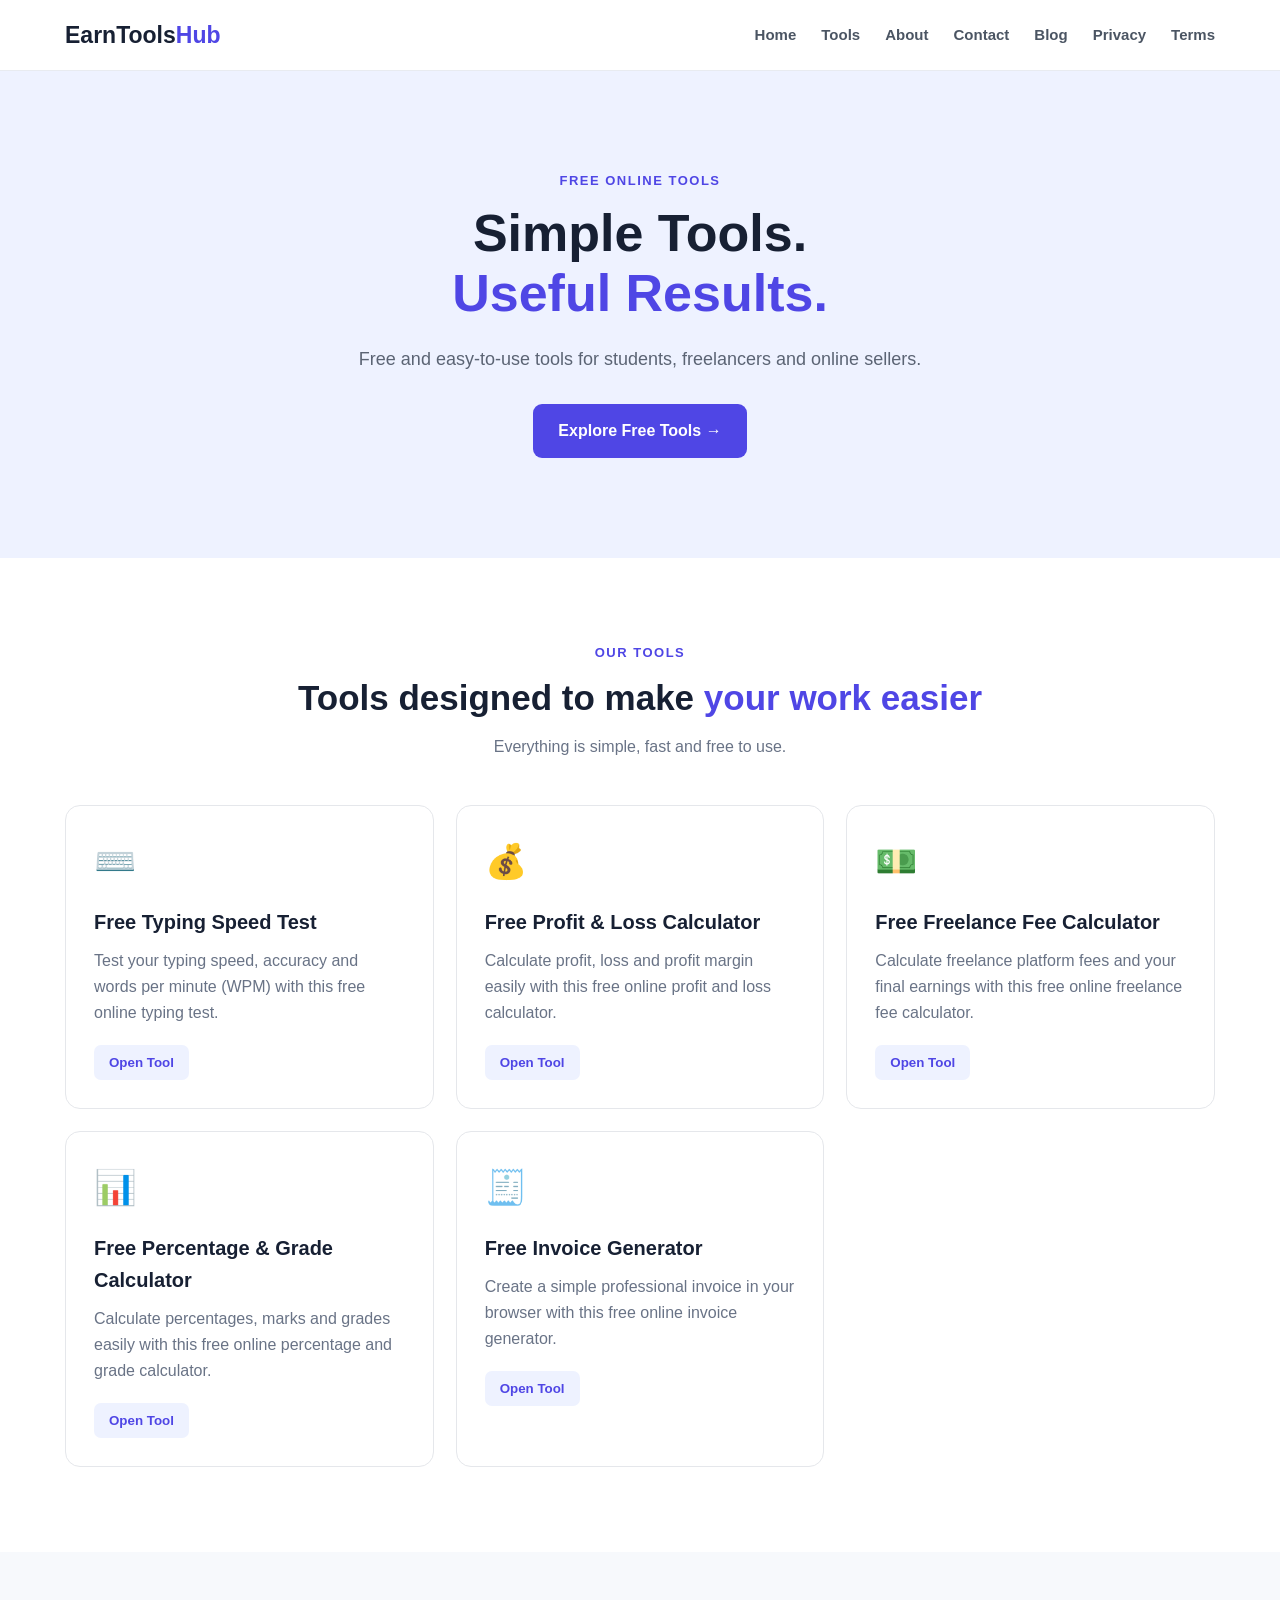
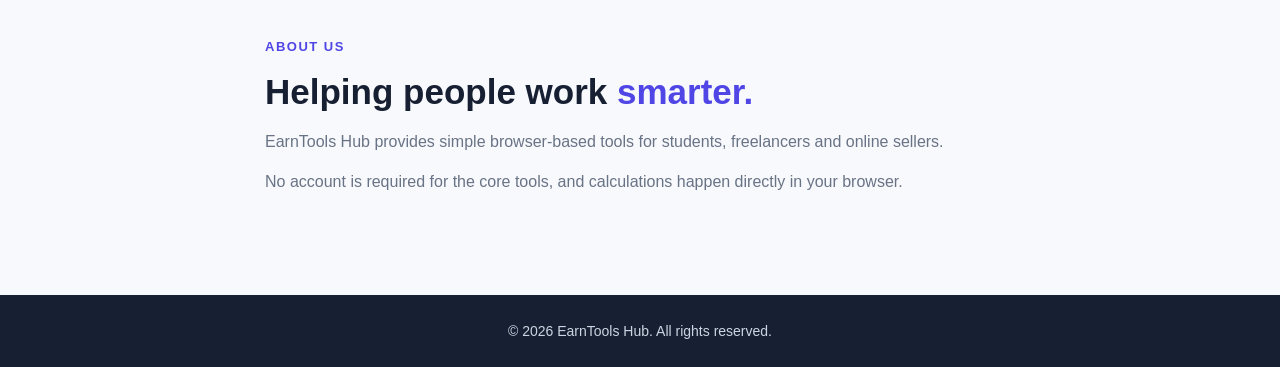
<file: index.html>
<!DOCTYPE html>
<html lang="en">
<head>
<meta charset="UTF-8">
<meta name="viewport" content="width=device-width, initial-scale=1.0">
<title>Free Online Tools for Students, Freelancers & Sellers | EarnTools Hub</title>
<meta name="description" content="Free online tools for students, freelancers and online sellers, including typing test, profit calculator, fee calculator, grade calculator and invoice generator.">
<link rel="stylesheet" href="style.css">
</head>
<body>
<header class="header">
<div class="container nav-container">
<a href="#home" class="logo">EarnTools<span>Hub</span></a>
<button class="menu-btn" id="menuBtn" aria-label="Open menu">☰</button>
<nav class="nav" id="nav">
<a href="#home">Home</a>
<a href="#tools">Tools</a>
<a href="about.html">About</a>
<a href="contact.html">Contact</a>
<a href="blog.html">Blog</a>
<a href="privacy-policy.html">Privacy</a>
<a href="terms.html">Terms</a>
</nav>
</div>
</header>

<main>
<section id="home" class="hero"><div class="container hero-content">
<p class="eyebrow">FREE ONLINE TOOLS</p>
<h1>Simple Tools.<br><span>Useful Results.</span></h1>
<p class="hero-text">Free and easy-to-use tools for students, freelancers and online sellers.</p>
<a href="#tools" class="primary-btn">Explore Free Tools →</a>
</div></section>

<section id="tools" class="tools-section"><div class="container">
<div class="section-heading"><p class="eyebrow">OUR TOOLS</p><h2>Tools designed to make <span>your work easier</span></h2><p>Everything is simple, fast and free to use.</p></div>
<div class="tools-grid">
<article class="tool-card" data-tool="typing">
<div class="tool-icon">⌨️</div>
<h3>Free Typing Speed Test</h3>
<p>Test your typing speed, accuracy and words per minute (WPM) with this free online typing test.</p>
<button class="tool-btn">Open Tool</button>
</article>
<article class="tool-card" data-tool="profit">
<div class="tool-icon">💰</div>
<h3>Free Profit & Loss Calculator</h3>
<p>Calculate profit, loss and profit margin easily with this free online profit and loss calculator.</p>
<button class="tool-btn">Open Tool</button>
</article> 
<article class="tool-card" data-tool="freelance">
<div class="tool-icon">💵</div>
<h3>Free Freelance Fee Calculator</h3>
<p>Calculate freelance platform fees and your final earnings with this free online freelance fee calculator.</p>
<button class="tool-btn">Open Tool</button>
</article>
<article class="tool-card" data-tool="percentage">
<div class="tool-icon">📊</div>
<h3>Free Percentage & Grade Calculator</h3>
<p>Calculate percentages, marks and grades easily with this free online percentage and grade calculator.</p>
<button class="tool-btn">Open Tool</button>
</article>
<article class="tool-card" data-tool="invoice">
<div class="tool-icon">🧾</div>
<h3>Free Invoice Generator</h3>
<p>Create a simple professional invoice in your browser with this free online invoice generator.</p>
<button class="tool-btn">Open Tool</button>
</article>
</div></div></section>

<section id="about" class="about-section"><div class="container about-content">
<p class="eyebrow">ABOUT US</p><h2>Helping people work <span>smarter.</span></h2>
<p>EarnTools Hub provides simple browser-based tools for students, freelancers and online sellers.</p>
<p>No account is required for the core tools, and calculations happen directly in your browser.</p>
</div></section>
</main>

<footer class="footer"><div class="container"><p>© 2026 EarnTools Hub. All rights reserved.</p></div></footer>

<div class="modal" id="toolModal" aria-hidden="true"><div class="modal-box">
<button class="close-btn" id="closeModal" aria-label="Close">×</button><div id="toolContent"></div>
</div></div>
<script src="script.js"></script>
</body>
</html>
</file>
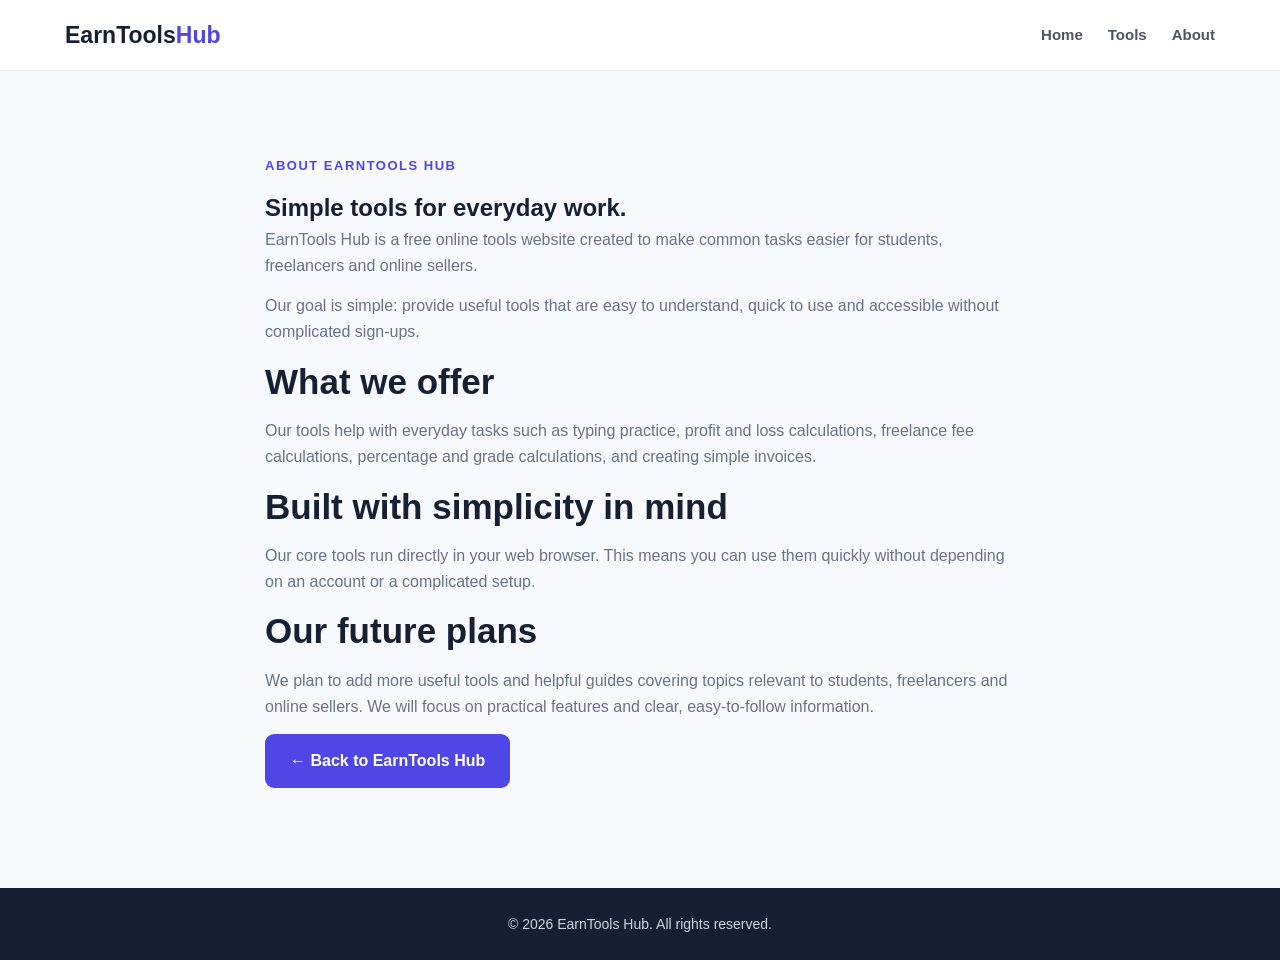
<file: about.html>
<!DOCTYPE html>
<html lang="en">
<head>
<meta charset="UTF-8">
<meta name="viewport" content="width=device-width, initial-scale=1.0">
<title>About EarnTools Hub</title>
<meta name="description" content="Learn about EarnTools Hub and our mission to provide simple, free online tools for students, freelancers and online sellers.">
<link rel="stylesheet" href="style.css">
</head>
<body>
<header class="header">
  <div class="container nav-container">
    <a href="index.html" class="logo">EarnTools<span>Hub</span></a>
    <button class="menu-btn" id="menuBtn" aria-label="Open menu">☰</button>
    <nav class="nav" id="nav">
      <a href="index.html">Home</a>
      <a href="index.html#tools">Tools</a>
      <a href="about.html">About</a>
    </nav>
  </div>
</header>

<main>
  <section class="about-section">
    <div class="container about-content">
      <p class="eyebrow">ABOUT EARNTOOLS HUB</p>
      <h1>Simple tools for <span>everyday work.</span></h1>

      <p>EarnTools Hub is a free online tools website created to make common tasks easier for students, freelancers and online sellers.</p>

      <p>Our goal is simple: provide useful tools that are easy to understand, quick to use and accessible without complicated sign-ups.</p>

      <h2>What we offer</h2>
      <p>Our tools help with everyday tasks such as typing practice, profit and loss calculations, freelance fee calculations, percentage and grade calculations, and creating simple invoices.</p>

      <h2>Built with simplicity in mind</h2>
      <p>Our core tools run directly in your web browser. This means you can use them quickly without depending on an account or a complicated setup.</p>

      <h2>Our future plans</h2>
      <p>We plan to add more useful tools and helpful guides covering topics relevant to students, freelancers and online sellers. We will focus on practical features and clear, easy-to-follow information.</p>

      <p><a href="index.html" class="primary-btn">← Back to EarnTools Hub</a></p>
    </div>
  </section>
</main>

<footer class="footer">
  <div class="container">
    <p>© 2026 EarnTools Hub. All rights reserved.</p>
  </div>
</footer>

<script>
const menuBtn = document.getElementById("menuBtn");
const nav = document.getElementById("nav");
if (menuBtn && nav) {
  menuBtn.addEventListener("click", () => nav.classList.toggle("show"));
}
</script>
</body>
</html>
</file>
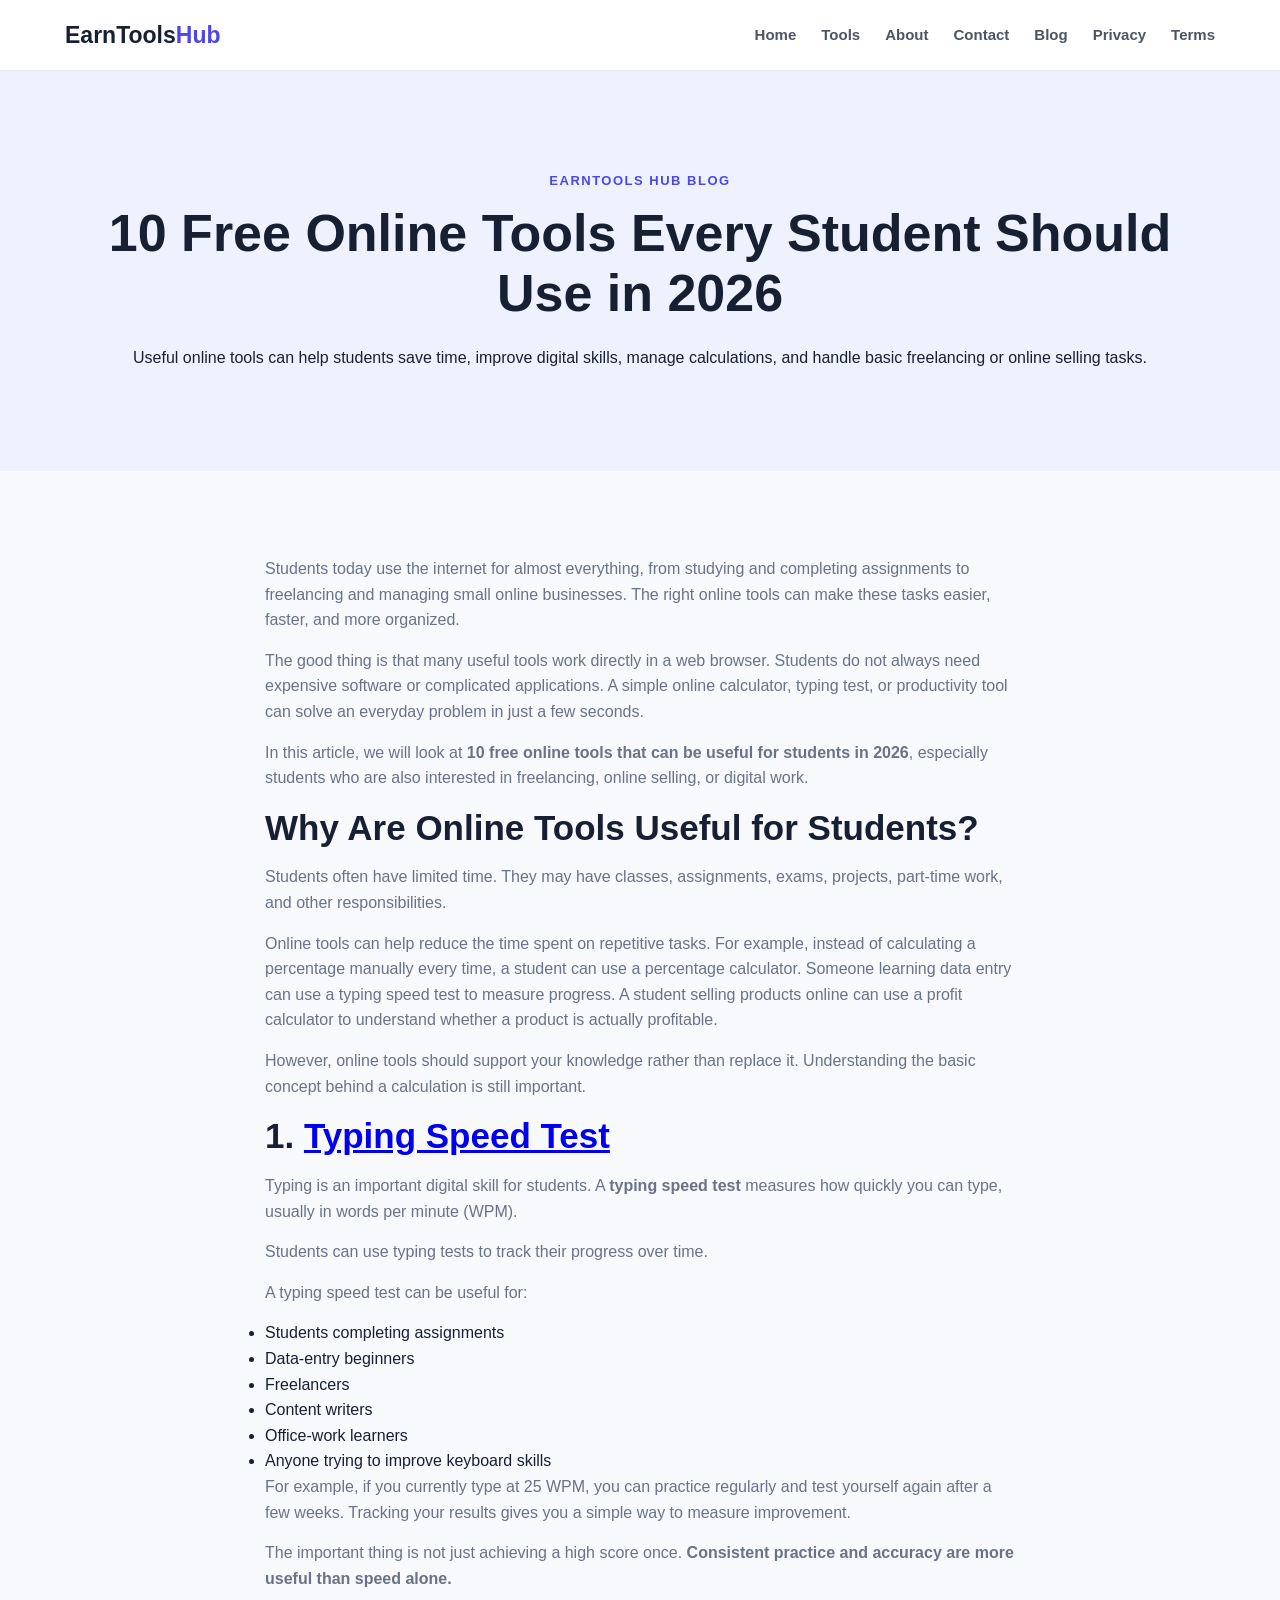
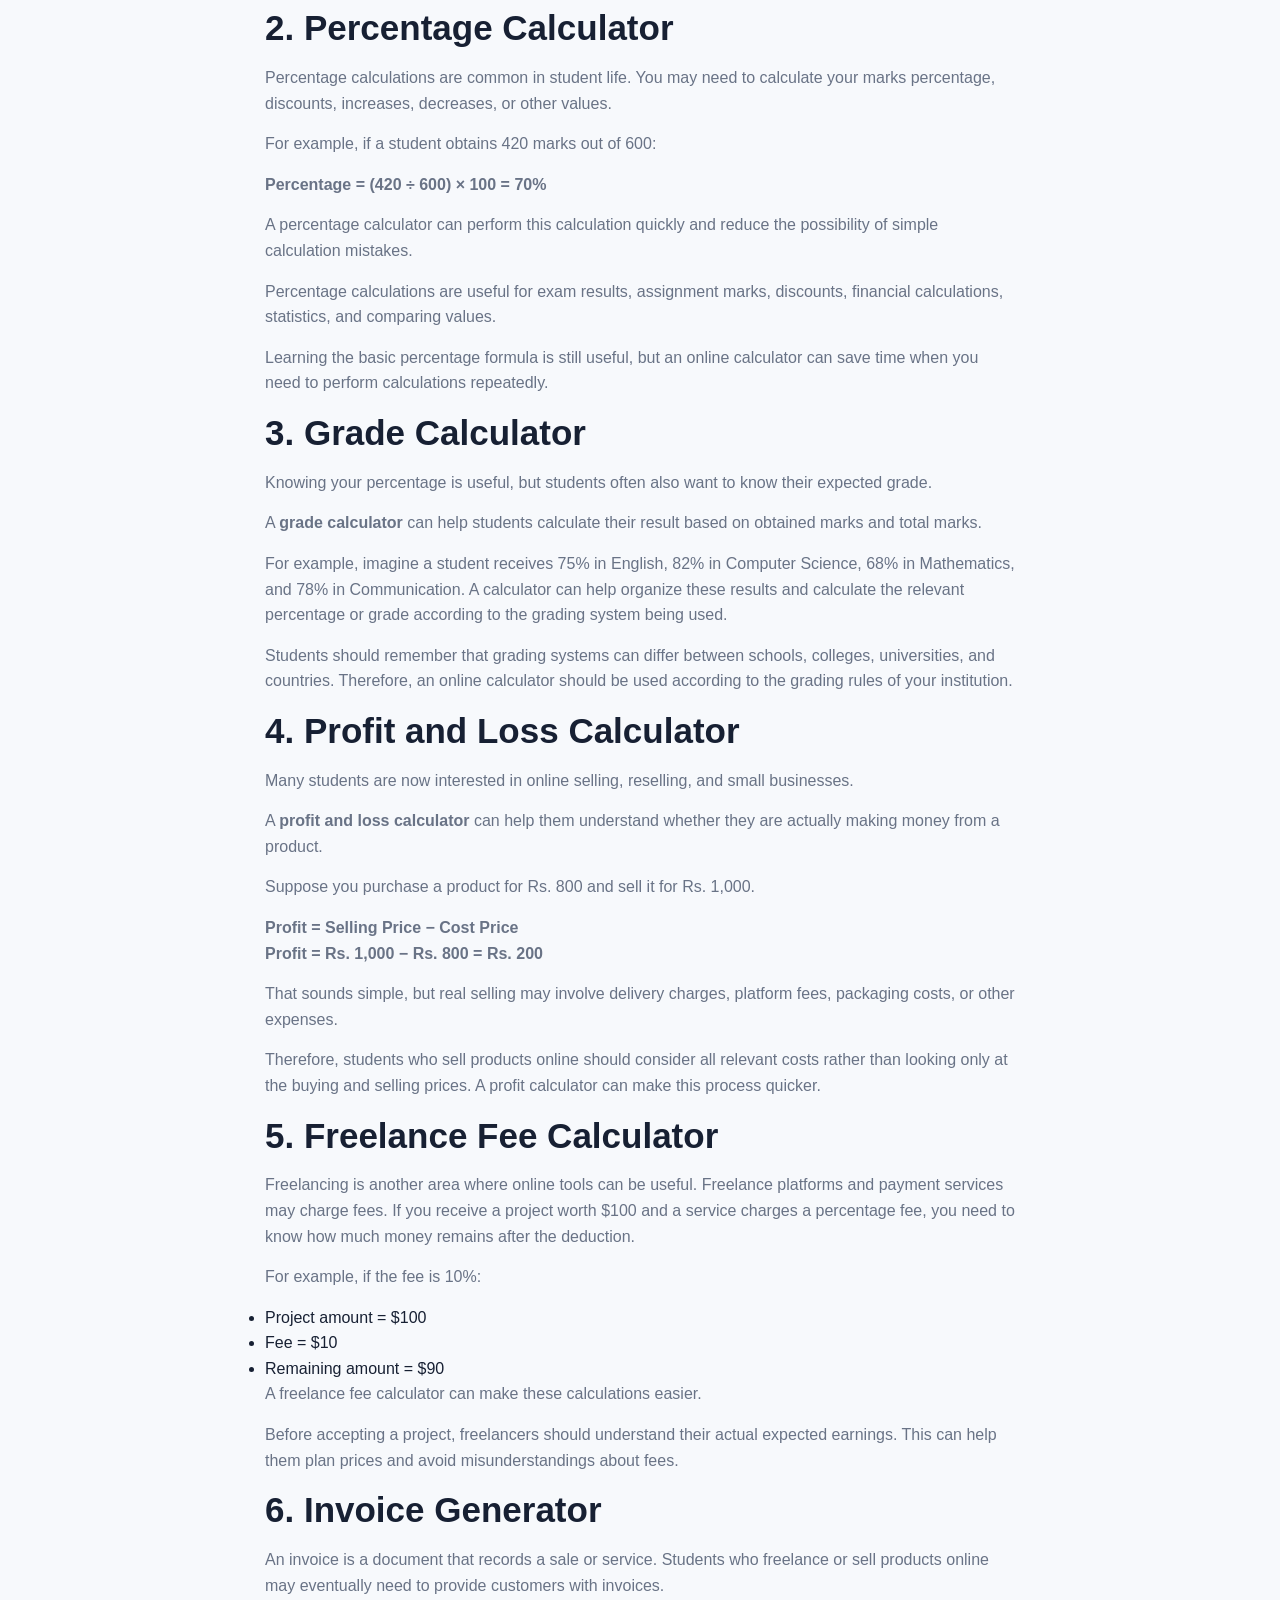
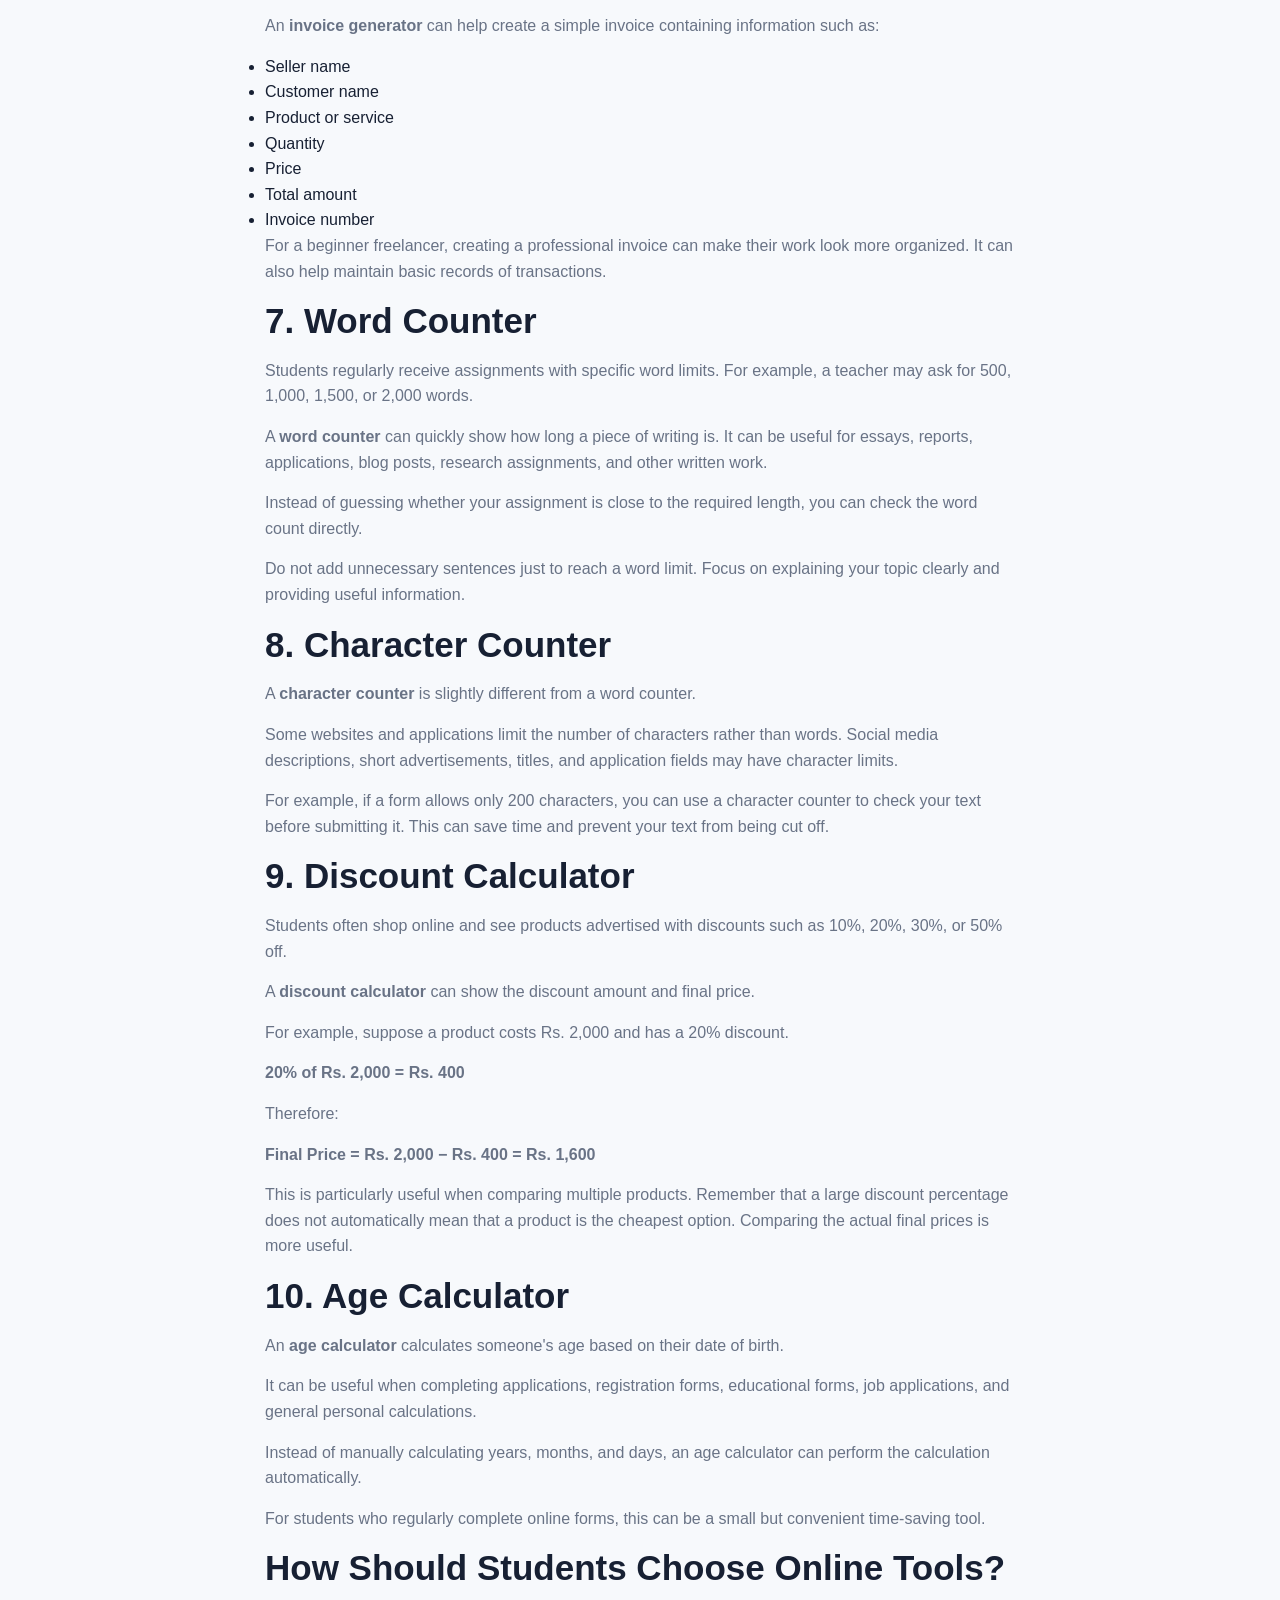
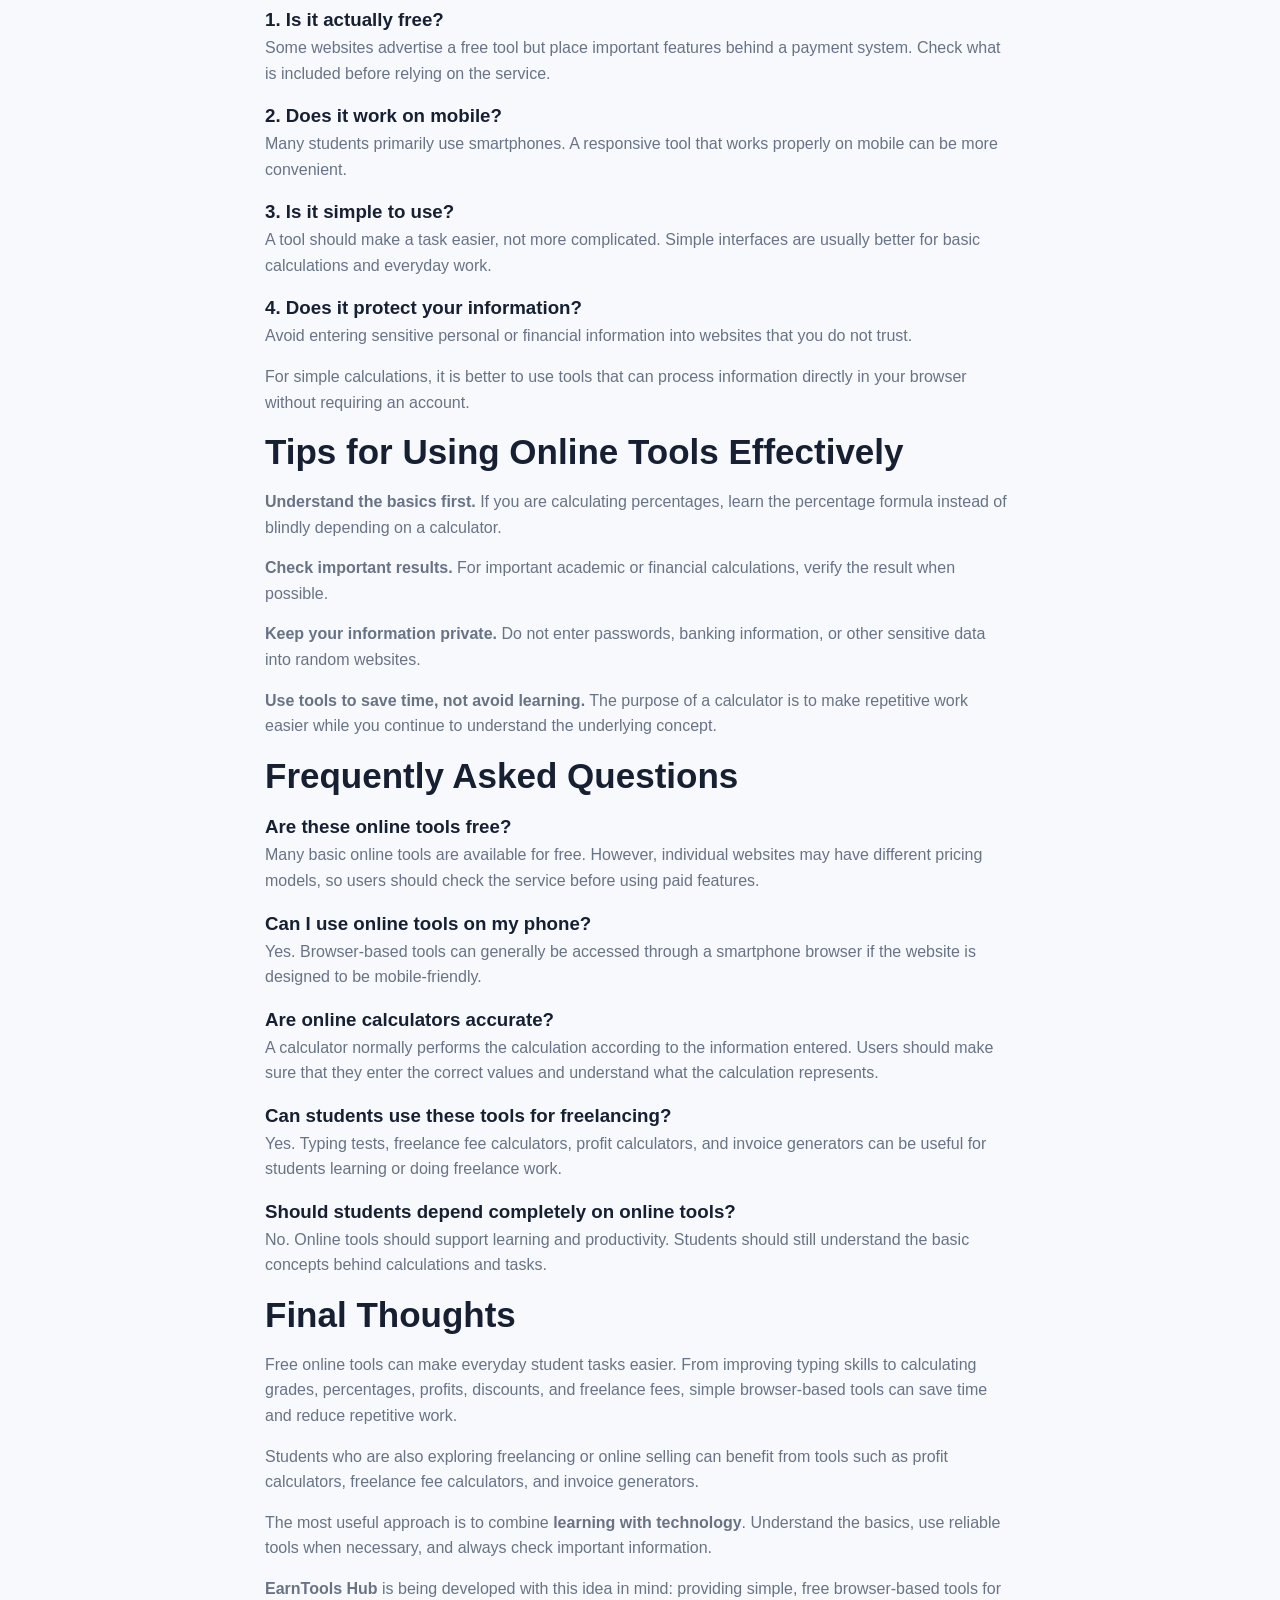
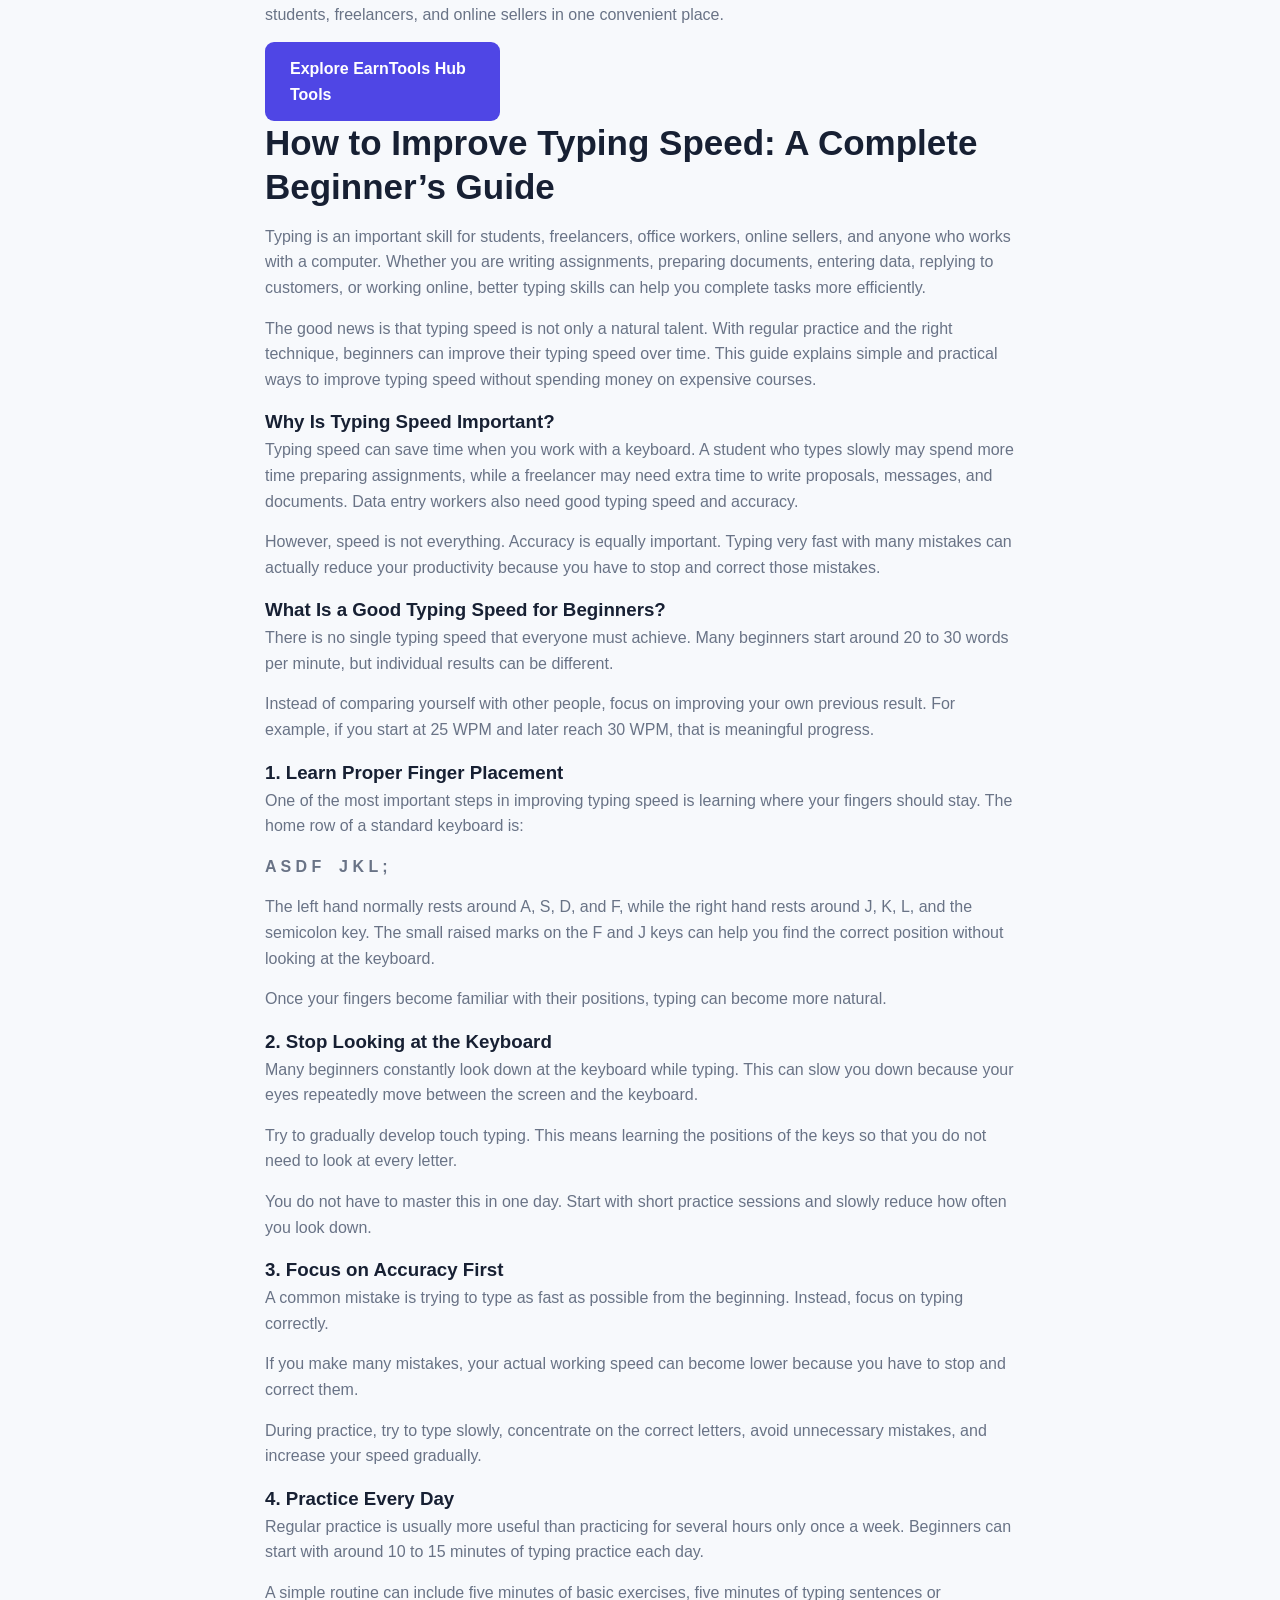
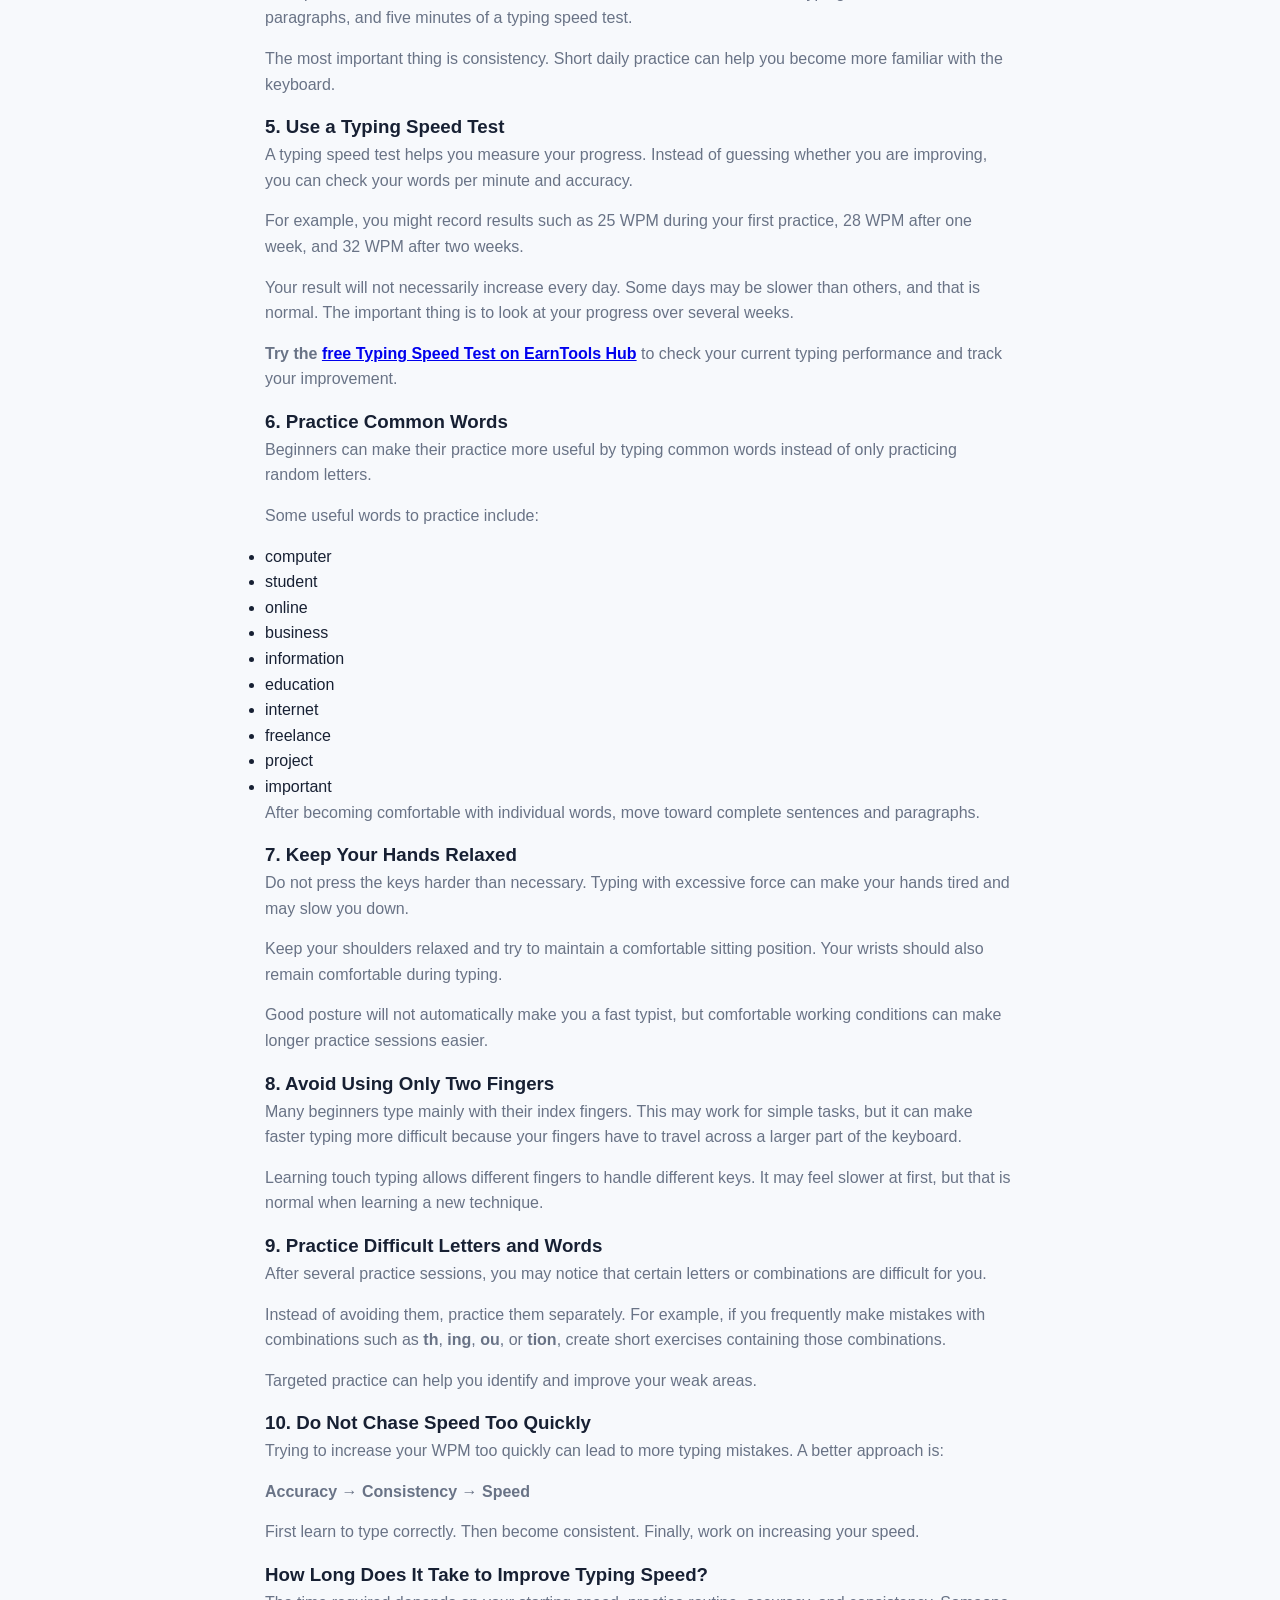
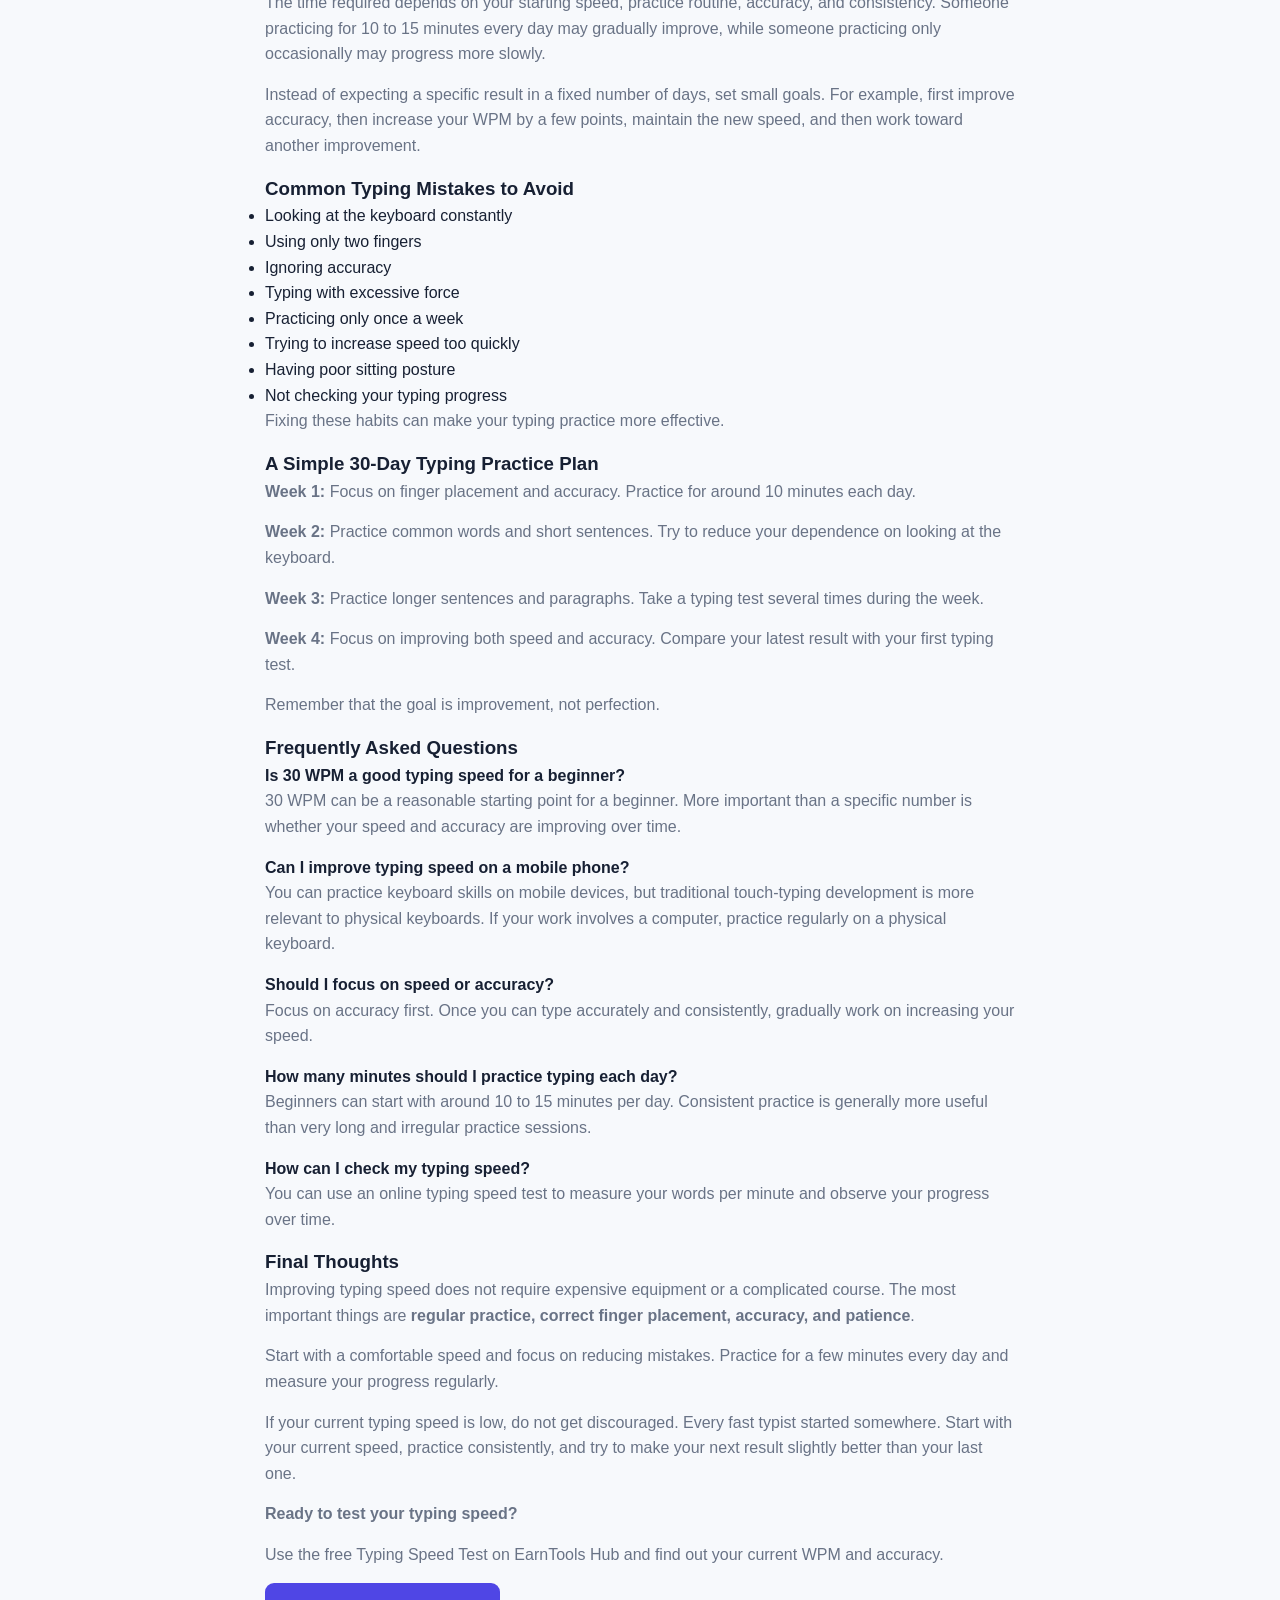
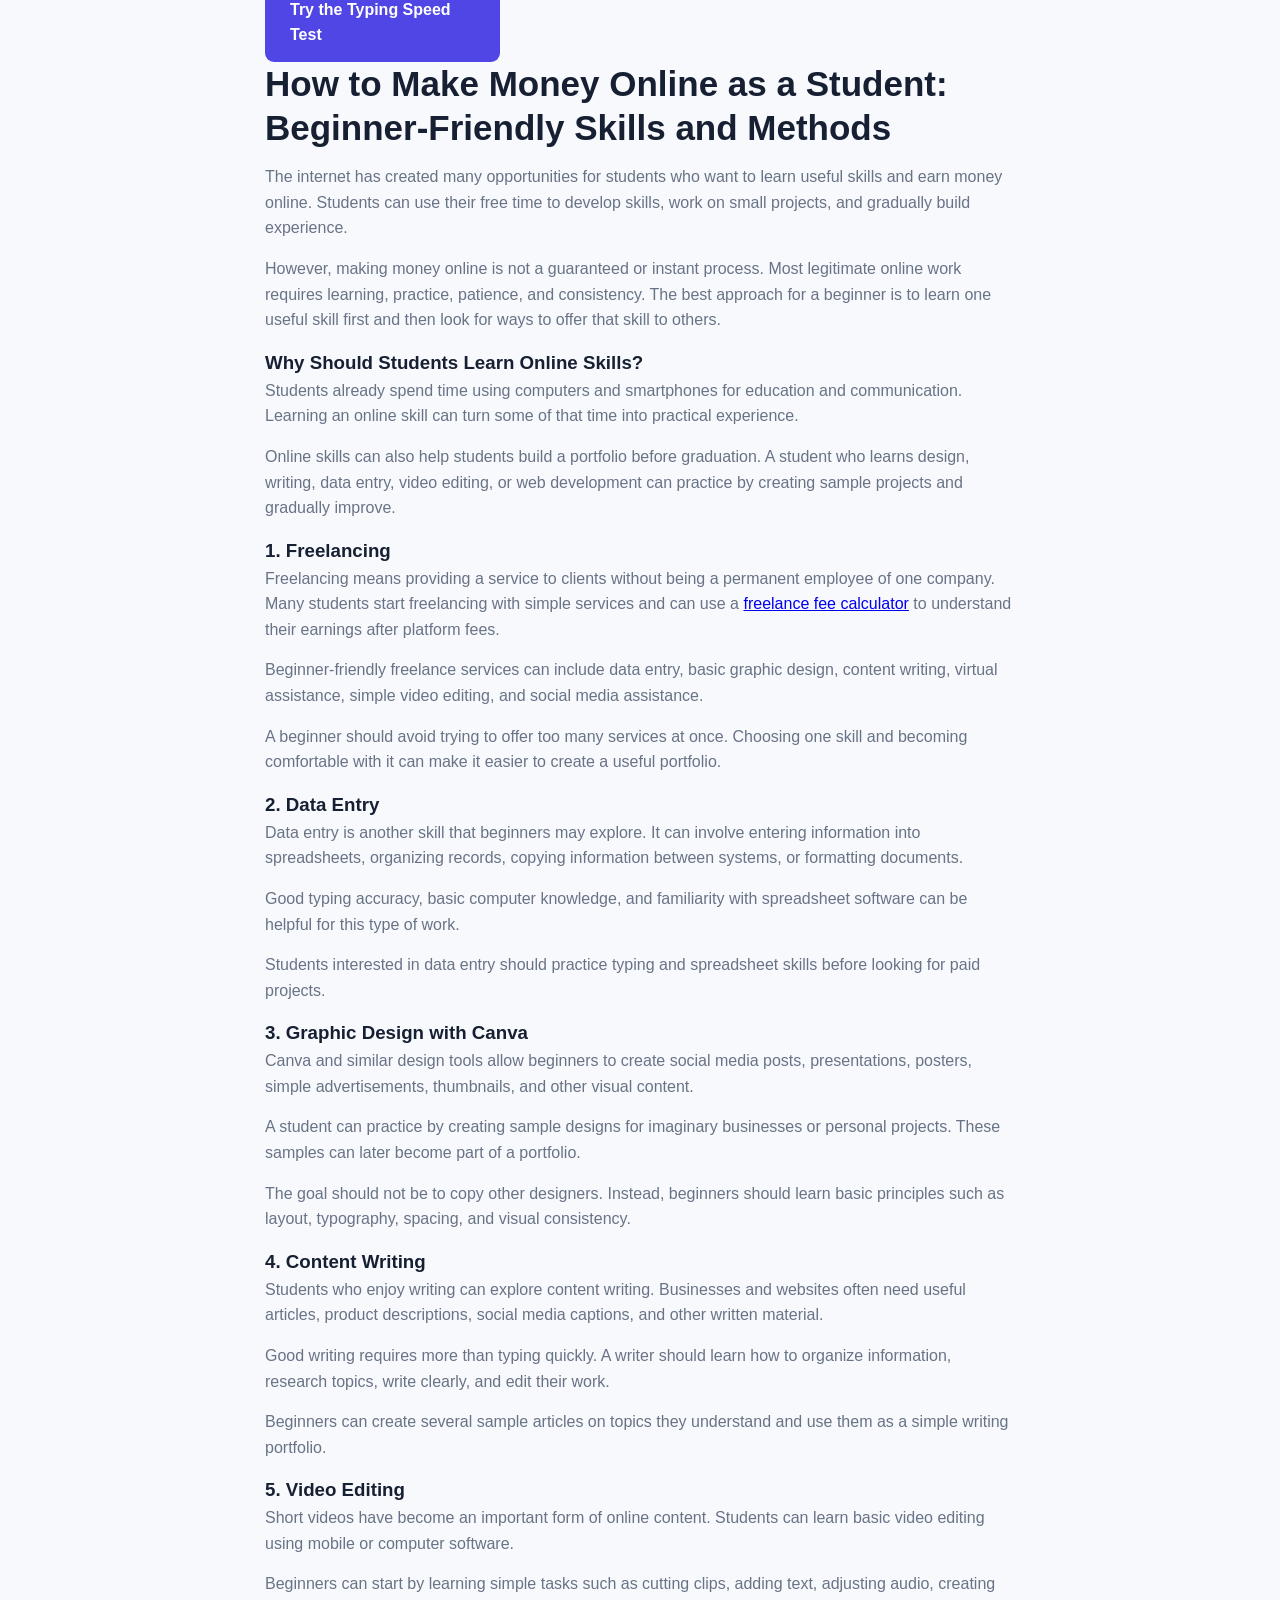
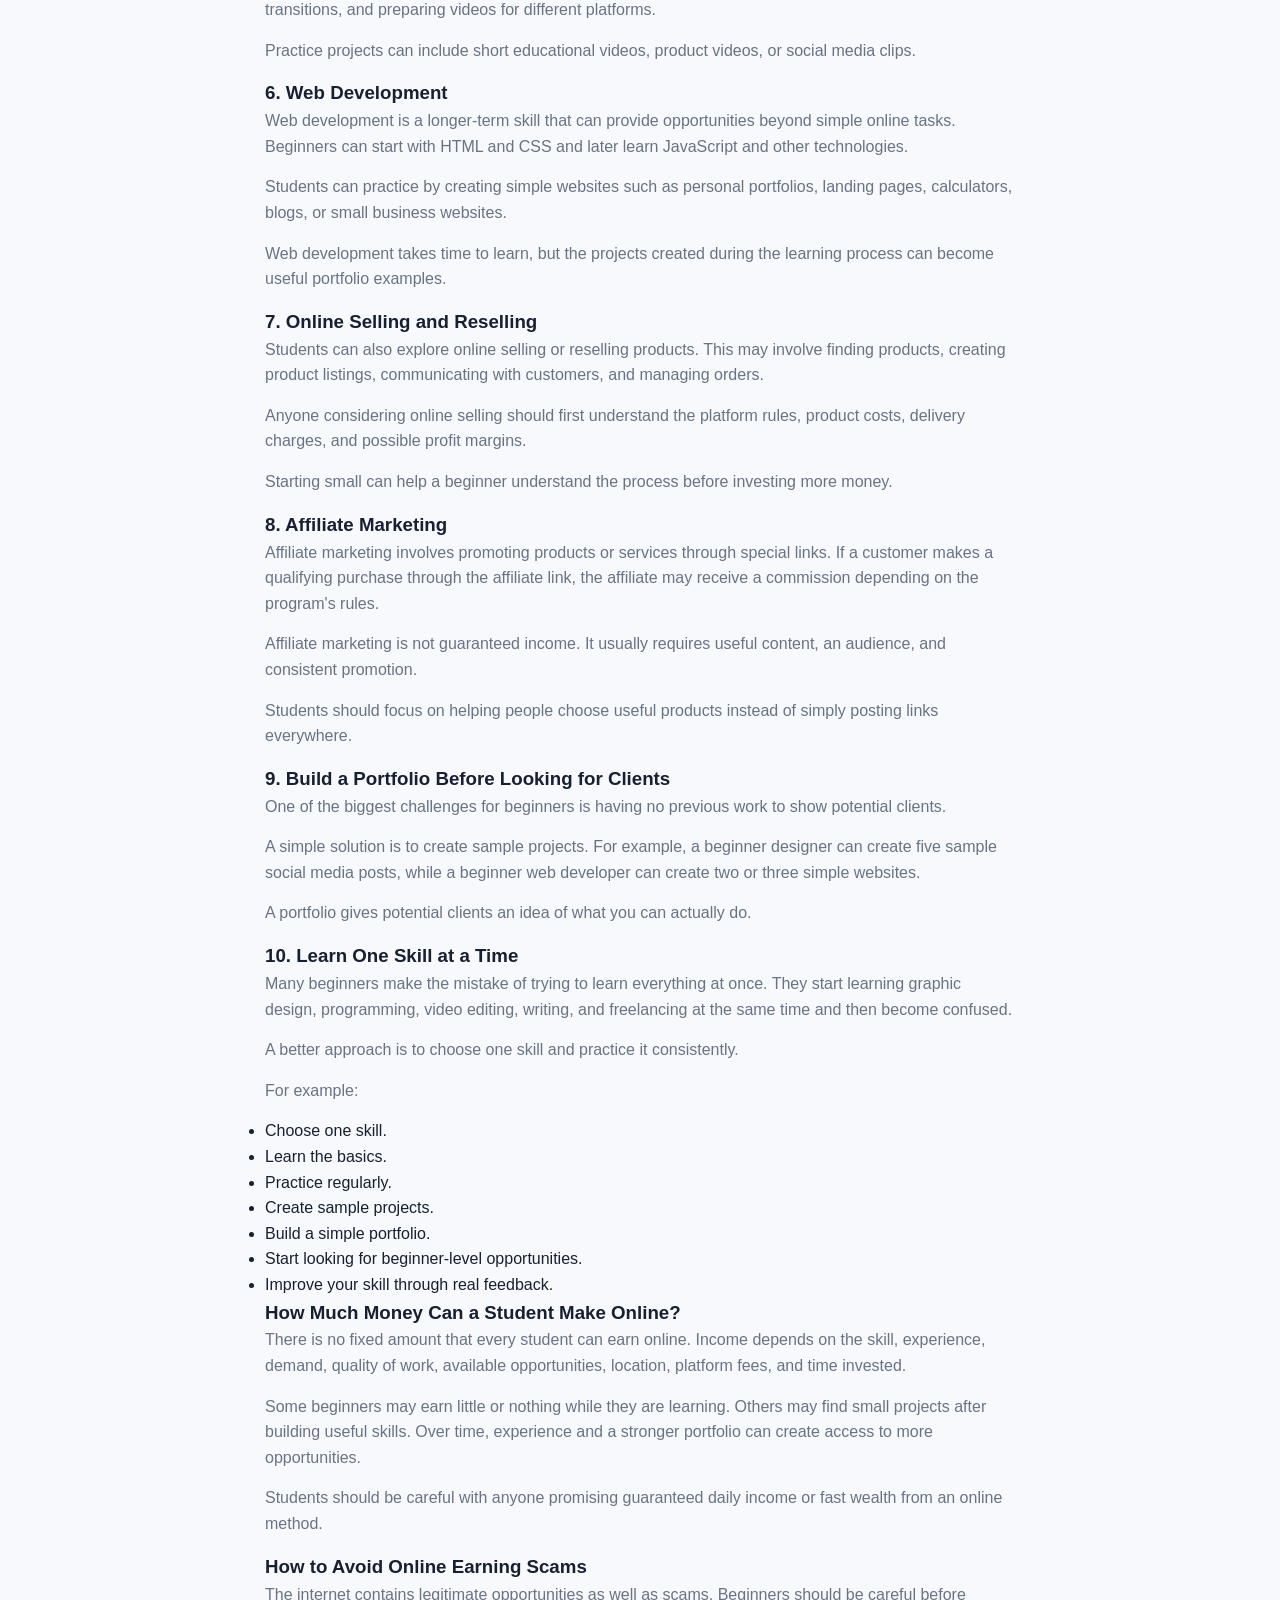
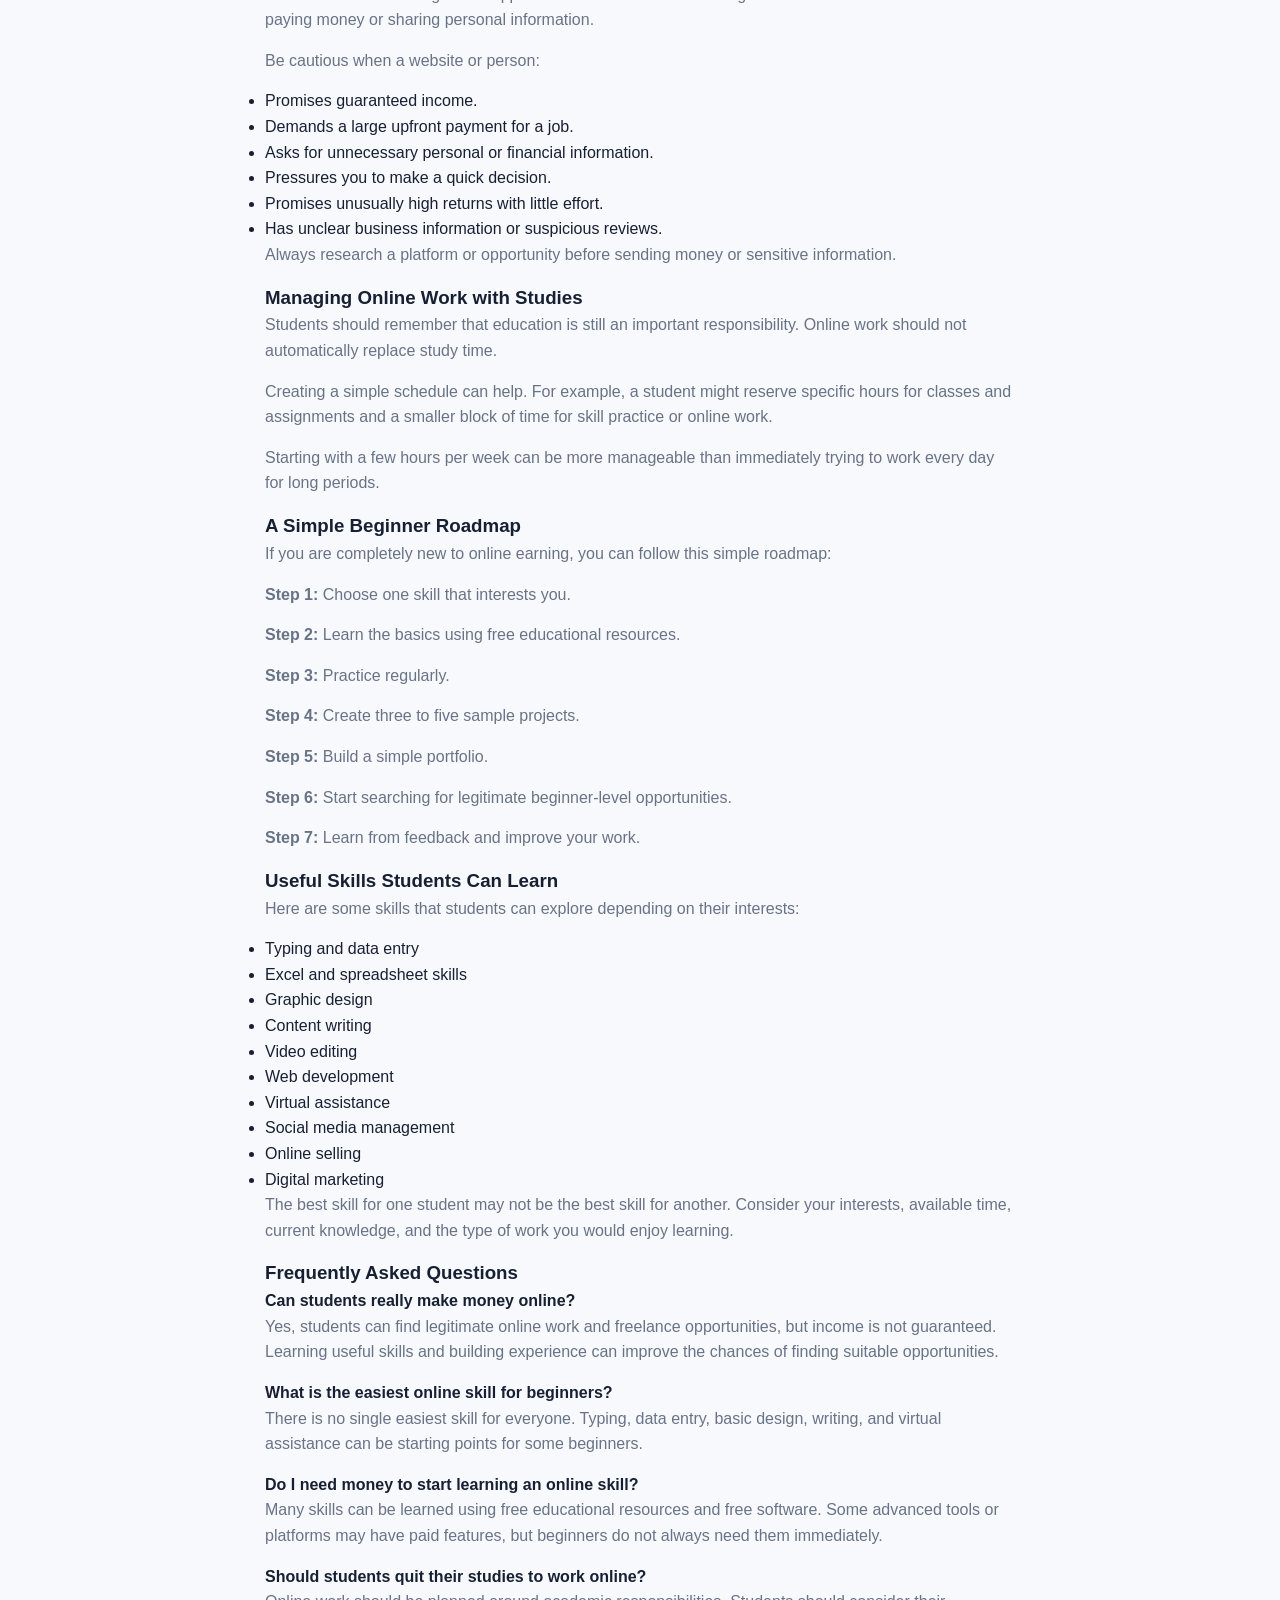
<file: blog.html>
<!DOCTYPE html>
<html lang="en">
<head>
<meta charset="UTF-8">
<meta name="viewport" content="width=device-width, initial-scale=1.0">

<title>10 Free Online Tools Every Student Should Use in 2026 | EarnTools Hub</title>

<meta name="description" content="Discover 10 free online tools for students, including typing tests, percentage and grade calculators, profit calculators, freelance fee tools and invoice generators.">

<link rel="stylesheet" href="style.css">
</head>

<body>

<header class="header">
<div class="container nav-container">

<a href="index.html" class="logo">
EarnTools<span>Hub</span>
</a>

<button class="menu-btn" id="menuBtn" aria-label="Open menu">☰</button>

<nav class="nav" id="nav">
<a href="index.html">Home</a>
<a href="index.html#tools">Tools</a>
<a href="about.html">About</a>
<a href="contact.html">Contact</a>
<a href="blog.html">Blog</a>
<a href="privacy-policy.html">Privacy</a>
<a href="terms.html">Terms</a>
</nav>

</div>
</header>


<main>

<section class="hero">
<div class="container">

<p class="eyebrow">EARNTOOLS HUB BLOG</p>

<h1>
10 Free Online Tools Every Student Should Use in 2026
</h1>

<p class="hero-subtitle">
Useful online tools can help students save time, improve digital skills,
manage calculations, and handle basic freelancing or online selling tasks.
</p>

</div>
</section>


<section class="about-section">
<div class="container about-content">

<article>

<p>
Students today use the internet for almost everything, from studying and
completing assignments to freelancing and managing small online businesses.
The right online tools can make these tasks easier, faster, and more organized.
</p>

<p>
The good thing is that many useful tools work directly in a web browser.
Students do not always need expensive software or complicated applications.
A simple online calculator, typing test, or productivity tool can solve an
everyday problem in just a few seconds.
</p>

<p>
In this article, we will look at <strong>10 free online tools that can be
useful for students in 2026</strong>, especially students who are also
interested in freelancing, online selling, or digital work.
</p>


<h2>Why Are Online Tools Useful for Students?</h2>

<p>
Students often have limited time. They may have classes, assignments, exams,
projects, part-time work, and other responsibilities.
</p>

<p>
Online tools can help reduce the time spent on repetitive tasks.
For example, instead of calculating a percentage manually every time, a
student can use a percentage calculator. Someone learning data entry can
use a typing speed test to measure progress. A student selling products
online can use a profit calculator to understand whether a product is
actually profitable.
</p>

<p>
However, online tools should support your knowledge rather than replace it.
Understanding the basic concept behind a calculation is still important.
</p>


<h2>1. <a href="#typing-speed-guide">Typing Speed Test</a></h2>

<p>
Typing is an important digital skill for students. A
<strong>typing speed test</strong> measures how quickly you can type,
usually in words per minute (WPM).
</p>

<p>
Students can use typing tests to track their progress over time.
</p>

<p>A typing speed test can be useful for:</p>

<ul>
<li>Students completing assignments</li>
<li>Data-entry beginners</li>
<li>Freelancers</li>
<li>Content writers</li>
<li>Office-work learners</li>
<li>Anyone trying to improve keyboard skills</li>
</ul>

<p>
For example, if you currently type at 25 WPM, you can practice regularly
and test yourself again after a few weeks. Tracking your results gives you
a simple way to measure improvement.
</p>

<p>
The important thing is not just achieving a high score once.
<strong>Consistent practice and accuracy are more useful than speed alone.</strong>
</p>


<h2>2. Percentage Calculator</h2>

<p>
Percentage calculations are common in student life. You may need to
calculate your marks percentage, discounts, increases, decreases, or
other values.
</p>

<p>
For example, if a student obtains 420 marks out of 600:
</p>

<p>
<strong>Percentage = (420 ÷ 600) × 100 = 70%</strong>
</p>

<p>
A percentage calculator can perform this calculation quickly and reduce
the possibility of simple calculation mistakes.
</p>

<p>
Percentage calculations are useful for exam results, assignment marks,
discounts, financial calculations, statistics, and comparing values.
</p>

<p>
Learning the basic percentage formula is still useful, but an online
calculator can save time when you need to perform calculations repeatedly.
</p>


<h2>3. Grade Calculator</h2>

<p>
Knowing your percentage is useful, but students often also want to know
their expected grade.
</p>

<p>
A <strong>grade calculator</strong> can help students calculate their
result based on obtained marks and total marks.
</p>

<p>
For example, imagine a student receives 75% in English, 82% in Computer
Science, 68% in Mathematics, and 78% in Communication. A calculator can
help organize these results and calculate the relevant percentage or grade
according to the grading system being used.
</p>

<p>
Students should remember that grading systems can differ between schools,
colleges, universities, and countries. Therefore, an online calculator
should be used according to the grading rules of your institution.
</p>


<h2>4. Profit and Loss Calculator</h2>

<p>
Many students are now interested in online selling, reselling, and small
businesses.
</p>

<p>
A <strong>profit and loss calculator</strong> can help them understand
whether they are actually making money from a product.
</p>

<p>
Suppose you purchase a product for Rs. 800 and sell it for Rs. 1,000.
</p>

<p>
<strong>Profit = Selling Price − Cost Price</strong><br>
<strong>Profit = Rs. 1,000 − Rs. 800 = Rs. 200</strong>
</p>

<p>
That sounds simple, but real selling may involve delivery charges,
platform fees, packaging costs, or other expenses.
</p>

<p>
Therefore, students who sell products online should consider all relevant
costs rather than looking only at the buying and selling prices.
A profit calculator can make this process quicker.
</p>


<h2>5. Freelance Fee Calculator</h2>

<p>
Freelancing is another area where online tools can be useful.
Freelance platforms and payment services may charge fees. If you receive
a project worth $100 and a service charges a percentage fee, you need to
know how much money remains after the deduction.
</p>

<p>
For example, if the fee is 10%:
</p>

<ul>
<li>Project amount = $100</li>
<li>Fee = $10</li>
<li>Remaining amount = $90</li>
</ul>

<p>
A freelance fee calculator can make these calculations easier.
</p>

<p>
Before accepting a project, freelancers should understand their actual
expected earnings. This can help them plan prices and avoid misunderstandings
about fees.
</p>


<h2>6. Invoice Generator</h2>

<p>
An invoice is a document that records a sale or service.
Students who freelance or sell products online may eventually need to
provide customers with invoices.
</p>

<p>
An <strong>invoice generator</strong> can help create a simple invoice
containing information such as:
</p>

<ul>
<li>Seller name</li>
<li>Customer name</li>
<li>Product or service</li>
<li>Quantity</li>
<li>Price</li>
<li>Total amount</li>
<li>Invoice number</li>
</ul>

<p>
For a beginner freelancer, creating a professional invoice can make
their work look more organized. It can also help maintain basic records
of transactions.
</p>


<h2>7. Word Counter</h2>

<p>
Students regularly receive assignments with specific word limits.
For example, a teacher may ask for 500, 1,000, 1,500, or 2,000 words.
</p>

<p>
A <strong>word counter</strong> can quickly show how long a piece of
writing is. It can be useful for essays, reports, applications, blog
posts, research assignments, and other written work.
</p>

<p>
Instead of guessing whether your assignment is close to the required
length, you can check the word count directly.
</p>

<p>
Do not add unnecessary sentences just to reach a word limit. Focus on
explaining your topic clearly and providing useful information.
</p>


<h2>8. Character Counter</h2>

<p>
A <strong>character counter</strong> is slightly different from a word
counter.
</p>

<p>
Some websites and applications limit the number of characters rather
than words. Social media descriptions, short advertisements, titles,
and application fields may have character limits.
</p>

<p>
For example, if a form allows only 200 characters, you can use a
character counter to check your text before submitting it.
This can save time and prevent your text from being cut off.
</p>


<h2>9. Discount Calculator</h2>

<p>
Students often shop online and see products advertised with discounts
such as 10%, 20%, 30%, or 50% off.
</p>

<p>
A <strong>discount calculator</strong> can show the discount amount and
final price.
</p>

<p>
For example, suppose a product costs Rs. 2,000 and has a 20% discount.
</p>

<p>
<strong>20% of Rs. 2,000 = Rs. 400</strong>
</p>

<p>
Therefore:
</p>

<p>
<strong>Final Price = Rs. 2,000 − Rs. 400 = Rs. 1,600</strong>
</p>

<p>
This is particularly useful when comparing multiple products.
Remember that a large discount percentage does not automatically mean
that a product is the cheapest option. Comparing the actual final prices
is more useful.
</p>


<h2>10. Age Calculator</h2>

<p>
An <strong>age calculator</strong> calculates someone's age based on
their date of birth.
</p>

<p>
It can be useful when completing applications, registration forms,
educational forms, job applications, and general personal calculations.
</p>

<p>
Instead of manually calculating years, months, and days, an age calculator
can perform the calculation automatically.
</p>

<p>
For students who regularly complete online forms, this can be a small
but convenient time-saving tool.
</p>


<h2>How Should Students Choose Online Tools?</h2>

<h3>1. Is it actually free?</h3>

<p>
Some websites advertise a free tool but place important features behind
a payment system. Check what is included before relying on the service.
</p>

<h3>2. Does it work on mobile?</h3>

<p>
Many students primarily use smartphones. A responsive tool that works
properly on mobile can be more convenient.
</p>

<h3>3. Is it simple to use?</h3>

<p>
A tool should make a task easier, not more complicated. Simple
interfaces are usually better for basic calculations and everyday work.
</p>

<h3>4. Does it protect your information?</h3>

<p>
Avoid entering sensitive personal or financial information into websites
that you do not trust.
</p>

<p>
For simple calculations, it is better to use tools that can process
information directly in your browser without requiring an account.
</p>


<h2>Tips for Using Online Tools Effectively</h2>

<p>
<strong>Understand the basics first.</strong> If you are calculating
percentages, learn the percentage formula instead of blindly depending
on a calculator.
</p>

<p>
<strong>Check important results.</strong> For important academic or
financial calculations, verify the result when possible.
</p>

<p>
<strong>Keep your information private.</strong> Do not enter passwords,
banking information, or other sensitive data into random websites.
</p>

<p>
<strong>Use tools to save time, not avoid learning.</strong> The purpose
of a calculator is to make repetitive work easier while you continue to
understand the underlying concept.
</p>


<h2>Frequently Asked Questions</h2>

<h3>Are these online tools free?</h3>

<p>
Many basic online tools are available for free. However, individual
websites may have different pricing models, so users should check the
service before using paid features.
</p>

<h3>Can I use online tools on my phone?</h3>

<p>
Yes. Browser-based tools can generally be accessed through a smartphone
browser if the website is designed to be mobile-friendly.
</p>

<h3>Are online calculators accurate?</h3>

<p>
A calculator normally performs the calculation according to the
information entered. Users should make sure that they enter the correct
values and understand what the calculation represents.
</p>

<h3>Can students use these tools for freelancing?</h3>

<p>
Yes. Typing tests, freelance fee calculators, profit calculators, and
invoice generators can be useful for students learning or doing freelance
work.
</p>

<h3>Should students depend completely on online tools?</h3>

<p>
No. Online tools should support learning and productivity. Students
should still understand the basic concepts behind calculations and tasks.
</p>


<h2>Final Thoughts</h2>

<p>
Free online tools can make everyday student tasks easier. From improving
typing skills to calculating grades, percentages, profits, discounts,
and freelance fees, simple browser-based tools can save time and reduce
repetitive work.
</p>

<p>
Students who are also exploring freelancing or online selling can benefit
from tools such as profit calculators, freelance fee calculators, and
invoice generators.
</p>

<p>
The most useful approach is to combine <strong>learning with technology</strong>.
Understand the basics, use reliable tools when necessary, and always
check important information.
</p>

<p>
<strong>EarnTools Hub</strong> is being developed with this idea in mind:
providing simple, free browser-based tools for students, freelancers,
and online sellers in one convenient place.
</p>


<div class="tools-grid">

<a href="index.html#tools" class="primary-btn">
Explore EarnTools Hub Tools
</a>

</div>

</article>
<article class="blog-post" id="typing-speed-guide">

<h2>How to Improve Typing Speed: A Complete Beginner’s Guide</h2>

<p>
Typing is an important skill for students, freelancers, office workers, online sellers, and anyone who works with a computer. Whether you are writing assignments, preparing documents, entering data, replying to customers, or working online, better typing skills can help you complete tasks more efficiently.
</p>

<p>
The good news is that typing speed is not only a natural talent. With regular practice and the right technique, beginners can improve their typing speed over time. This guide explains simple and practical ways to improve typing speed without spending money on expensive courses.
</p>

<h3>Why Is Typing Speed Important?</h3>

<p>
Typing speed can save time when you work with a keyboard. A student who types slowly may spend more time preparing assignments, while a freelancer may need extra time to write proposals, messages, and documents. Data entry workers also need good typing speed and accuracy.
</p>

<p>
However, speed is not everything. Accuracy is equally important. Typing very fast with many mistakes can actually reduce your productivity because you have to stop and correct those mistakes.
</p>

<h3>What Is a Good Typing Speed for Beginners?</h3>

<p>
There is no single typing speed that everyone must achieve. Many beginners start around 20 to 30 words per minute, but individual results can be different.
</p>

<p>
Instead of comparing yourself with other people, focus on improving your own previous result. For example, if you start at 25 WPM and later reach 30 WPM, that is meaningful progress.
</p>

<h3>1. Learn Proper Finger Placement</h3>

<p>
One of the most important steps in improving typing speed is learning where your fingers should stay. The home row of a standard keyboard is:
</p>

<p>
<strong>A S D F &nbsp;&nbsp; J K L ;</strong>
</p>

<p>
The left hand normally rests around A, S, D, and F, while the right hand rests around J, K, L, and the semicolon key. The small raised marks on the F and J keys can help you find the correct position without looking at the keyboard.
</p>

<p>
Once your fingers become familiar with their positions, typing can become more natural.
</p>

<h3>2. Stop Looking at the Keyboard</h3>

<p>
Many beginners constantly look down at the keyboard while typing. This can slow you down because your eyes repeatedly move between the screen and the keyboard.
</p>

<p>
Try to gradually develop touch typing. This means learning the positions of the keys so that you do not need to look at every letter.
</p>

<p>
You do not have to master this in one day. Start with short practice sessions and slowly reduce how often you look down.
</p>

<h3>3. Focus on Accuracy First</h3>

<p>
A common mistake is trying to type as fast as possible from the beginning. Instead, focus on typing correctly.
</p>

<p>
If you make many mistakes, your actual working speed can become lower because you have to stop and correct them.
</p>

<p>
During practice, try to type slowly, concentrate on the correct letters, avoid unnecessary mistakes, and increase your speed gradually.
</p>

<h3>4. Practice Every Day</h3>

<p>
Regular practice is usually more useful than practicing for several hours only once a week. Beginners can start with around 10 to 15 minutes of typing practice each day.
</p>

<p>
A simple routine can include five minutes of basic exercises, five minutes of typing sentences or paragraphs, and five minutes of a typing speed test.
</p>

<p>
The most important thing is consistency. Short daily practice can help you become more familiar with the keyboard.
</p>

<h3>5. Use a Typing Speed Test</h3>

<p>
A typing speed test helps you measure your progress. Instead of guessing whether you are improving, you can check your words per minute and accuracy.
</p>

<p>
For example, you might record results such as 25 WPM during your first practice, 28 WPM after one week, and 32 WPM after two weeks.
</p>

<p>
Your result will not necessarily increase every day. Some days may be slower than others, and that is normal. The important thing is to look at your progress over several weeks.
</p>

<p>
<strong>Try the <a href="index.html#tools">free Typing Speed Test on EarnTools Hub</a></strong> to check your current typing performance and track your improvement.  
</p>

<h3>6. Practice Common Words</h3>

<p>
Beginners can make their practice more useful by typing common words instead of only practicing random letters.
</p>

<p>
Some useful words to practice include:
</p>

<ul>
<li>computer</li>
<li>student</li>
<li>online</li>
<li>business</li>
<li>information</li>
<li>education</li>
<li>internet</li>
<li>freelance</li>
<li>project</li>
<li>important</li>
</ul>

<p>
After becoming comfortable with individual words, move toward complete sentences and paragraphs.
</p>

<h3>7. Keep Your Hands Relaxed</h3>

<p>
Do not press the keys harder than necessary. Typing with excessive force can make your hands tired and may slow you down.
</p>

<p>
Keep your shoulders relaxed and try to maintain a comfortable sitting position. Your wrists should also remain comfortable during typing.
</p>

<p>
Good posture will not automatically make you a fast typist, but comfortable working conditions can make longer practice sessions easier.
</p>

<h3>8. Avoid Using Only Two Fingers</h3>

<p>
Many beginners type mainly with their index fingers. This may work for simple tasks, but it can make faster typing more difficult because your fingers have to travel across a larger part of the keyboard.
</p>

<p>
Learning touch typing allows different fingers to handle different keys. It may feel slower at first, but that is normal when learning a new technique.
</p>

<h3>9. Practice Difficult Letters and Words</h3>

<p>
After several practice sessions, you may notice that certain letters or combinations are difficult for you.
</p>

<p>
Instead of avoiding them, practice them separately. For example, if you frequently make mistakes with combinations such as <strong>th</strong>, <strong>ing</strong>, <strong>ou</strong>, or <strong>tion</strong>, create short exercises containing those combinations.
</p>

<p>
Targeted practice can help you identify and improve your weak areas.
</p>

<h3>10. Do Not Chase Speed Too Quickly</h3>

<p>
Trying to increase your WPM too quickly can lead to more typing mistakes. A better approach is:
</p>

<p>
<strong>Accuracy → Consistency → Speed</strong>
</p>

<p>
First learn to type correctly. Then become consistent. Finally, work on increasing your speed.
</p>

<h3>How Long Does It Take to Improve Typing Speed?</h3>

<p>
The time required depends on your starting speed, practice routine, accuracy, and consistency. Someone practicing for 10 to 15 minutes every day may gradually improve, while someone practicing only occasionally may progress more slowly.
</p>

<p>
Instead of expecting a specific result in a fixed number of days, set small goals. For example, first improve accuracy, then increase your WPM by a few points, maintain the new speed, and then work toward another improvement.
</p>

<h3>Common Typing Mistakes to Avoid</h3>

<ul>
<li>Looking at the keyboard constantly</li>
<li>Using only two fingers</li>
<li>Ignoring accuracy</li>
<li>Typing with excessive force</li>
<li>Practicing only once a week</li>
<li>Trying to increase speed too quickly</li>
<li>Having poor sitting posture</li>
<li>Not checking your typing progress</li>
</ul>

<p>
Fixing these habits can make your typing practice more effective.
</p>

<h3>A Simple 30-Day Typing Practice Plan</h3>

<p>
<strong>Week 1:</strong> Focus on finger placement and accuracy. Practice for around 10 minutes each day.
</p>

<p>
<strong>Week 2:</strong> Practice common words and short sentences. Try to reduce your dependence on looking at the keyboard.
</p>

<p>
<strong>Week 3:</strong> Practice longer sentences and paragraphs. Take a typing test several times during the week.
</p>

<p>
<strong>Week 4:</strong> Focus on improving both speed and accuracy. Compare your latest result with your first typing test.
</p>

<p>
Remember that the goal is improvement, not perfection.
</p>

<h3>Frequently Asked Questions</h3>

<h4>Is 30 WPM a good typing speed for a beginner?</h4>

<p>
30 WPM can be a reasonable starting point for a beginner. More important than a specific number is whether your speed and accuracy are improving over time.
</p>

<h4>Can I improve typing speed on a mobile phone?</h4>

<p>
You can practice keyboard skills on mobile devices, but traditional touch-typing development is more relevant to physical keyboards. If your work involves a computer, practice regularly on a physical keyboard.
</p>

<h4>Should I focus on speed or accuracy?</h4>

<p>
Focus on accuracy first. Once you can type accurately and consistently, gradually work on increasing your speed.
</p>

<h4>How many minutes should I practice typing each day?</h4>

<p>
Beginners can start with around 10 to 15 minutes per day. Consistent practice is generally more useful than very long and irregular practice sessions.
</p>

<h4>How can I check my typing speed?</h4>

<p>
You can use an online typing speed test to measure your words per minute and observe your progress over time.
</p>

<h3>Final Thoughts</h3>

<p>
Improving typing speed does not require expensive equipment or a complicated course. The most important things are <strong>regular practice, correct finger placement, accuracy, and patience</strong>.
</p>

<p>
Start with a comfortable speed and focus on reducing mistakes. Practice for a few minutes every day and measure your progress regularly.
</p>

<p>
If your current typing speed is low, do not get discouraged. Every fast typist started somewhere. Start with your current speed, practice consistently, and try to make your next result slightly better than your last one.
</p>

<p>
<strong>Ready to test your typing speed?</strong>
</p>

<p>
Use the free Typing Speed Test on EarnTools Hub and find out your current WPM and accuracy.
</p>

<div class="tools-grid">
<a href="index.html#tools" class="primary-btn">Try the Typing Speed Test</a>
</div>

</article>
<article class="blog-post">

<h2>How to Make Money Online as a Student: Beginner-Friendly Skills and Methods</h2>

<p>
The internet has created many opportunities for students who want to learn useful skills and earn money online. Students can use their free time to develop skills, work on small projects, and gradually build experience.
</p>

<p>
However, making money online is not a guaranteed or instant process. Most legitimate online work requires learning, practice, patience, and consistency. The best approach for a beginner is to learn one useful skill first and then look for ways to offer that skill to others.
</p>

<h3>Why Should Students Learn Online Skills?</h3>

<p>
Students already spend time using computers and smartphones for education and communication. Learning an online skill can turn some of that time into practical experience.
</p>

<p>
Online skills can also help students build a portfolio before graduation. A student who learns design, writing, data entry, video editing, or web development can practice by creating sample projects and gradually improve.
</p>

<h3>1. Freelancing</h3>

<p>
Freelancing means providing a service to clients without being a permanent employee of one company. Many students start freelancing with simple services and can use a <a href="index.html#tools">freelance fee calculator</a> to understand their earnings after platform fees.
</p>

<p>
Beginner-friendly freelance services can include data entry, basic graphic design, content writing, virtual assistance, simple video editing, and social media assistance.
</p>

<p>
A beginner should avoid trying to offer too many services at once. Choosing one skill and becoming comfortable with it can make it easier to create a useful portfolio.
</p>

<h3>2. Data Entry</h3>

<p>
Data entry is another skill that beginners may explore. It can involve entering information into spreadsheets, organizing records, copying information between systems, or formatting documents.
</p>

<p>
Good typing accuracy, basic computer knowledge, and familiarity with spreadsheet software can be helpful for this type of work.
</p>

<p>
Students interested in data entry should practice typing and spreadsheet skills before looking for paid projects.
</p>

<h3>3. Graphic Design with Canva</h3>

<p>
Canva and similar design tools allow beginners to create social media posts, presentations, posters, simple advertisements, thumbnails, and other visual content.
</p>

<p>
A student can practice by creating sample designs for imaginary businesses or personal projects. These samples can later become part of a portfolio.
</p>

<p>
The goal should not be to copy other designers. Instead, beginners should learn basic principles such as layout, typography, spacing, and visual consistency.
</p>

<h3>4. Content Writing</h3>

<p>
Students who enjoy writing can explore content writing. Businesses and websites often need useful articles, product descriptions, social media captions, and other written material.
</p>

<p>
Good writing requires more than typing quickly. A writer should learn how to organize information, research topics, write clearly, and edit their work.
</p>

<p>
Beginners can create several sample articles on topics they understand and use them as a simple writing portfolio.
</p>

<h3>5. Video Editing</h3>

<p>
Short videos have become an important form of online content. Students can learn basic video editing using mobile or computer software.
</p>

<p>
Beginners can start by learning simple tasks such as cutting clips, adding text, adjusting audio, creating transitions, and preparing videos for different platforms.
</p>

<p>
Practice projects can include short educational videos, product videos, or social media clips.
</p>

<h3>6. Web Development</h3>

<p>
Web development is a longer-term skill that can provide opportunities beyond simple online tasks. Beginners can start with HTML and CSS and later learn JavaScript and other technologies.
</p>

<p>
Students can practice by creating simple websites such as personal portfolios, landing pages, calculators, blogs, or small business websites.
</p>

<p>
Web development takes time to learn, but the projects created during the learning process can become useful portfolio examples.
</p>

<h3>7. Online Selling and Reselling</h3>

<p>
Students can also explore online selling or reselling products. This may involve finding products, creating product listings, communicating with customers, and managing orders.
</p>

<p>
Anyone considering online selling should first understand the platform rules, product costs, delivery charges, and possible profit margins.
</p>

<p>
Starting small can help a beginner understand the process before investing more money.
</p>

<h3>8. Affiliate Marketing</h3>

<p>
Affiliate marketing involves promoting products or services through special links. If a customer makes a qualifying purchase through the affiliate link, the affiliate may receive a commission depending on the program's rules.
</p>

<p>
Affiliate marketing is not guaranteed income. It usually requires useful content, an audience, and consistent promotion.
</p>

<p>
Students should focus on helping people choose useful products instead of simply posting links everywhere.
</p>

<h3>9. Build a Portfolio Before Looking for Clients</h3>

<p>
One of the biggest challenges for beginners is having no previous work to show potential clients.
</p>

<p>
A simple solution is to create sample projects. For example, a beginner designer can create five sample social media posts, while a beginner web developer can create two or three simple websites.
</p>

<p>
A portfolio gives potential clients an idea of what you can actually do.
</p>

<h3>10. Learn One Skill at a Time</h3>

<p>
Many beginners make the mistake of trying to learn everything at once. They start learning graphic design, programming, video editing, writing, and freelancing at the same time and then become confused.
</p>

<p>
A better approach is to choose one skill and practice it consistently.
</p>

<p>
For example:
</p>

<ul>
<li>Choose one skill.</li>
<li>Learn the basics.</li>
<li>Practice regularly.</li>
<li>Create sample projects.</li>
<li>Build a simple portfolio.</li>
<li>Start looking for beginner-level opportunities.</li>
<li>Improve your skill through real feedback.</li>
</ul>

<h3>How Much Money Can a Student Make Online?</h3>

<p>
There is no fixed amount that every student can earn online. Income depends on the skill, experience, demand, quality of work, available opportunities, location, platform fees, and time invested.
</p>

<p>
Some beginners may earn little or nothing while they are learning. Others may find small projects after building useful skills. Over time, experience and a stronger portfolio can create access to more opportunities.
</p>

<p>
Students should be careful with anyone promising guaranteed daily income or fast wealth from an online method.
</p>

<h3>How to Avoid Online Earning Scams</h3>

<p>
The internet contains legitimate opportunities as well as scams. Beginners should be careful before paying money or sharing personal information.
</p>

<p>
Be cautious when a website or person:
</p>

<ul>
<li>Promises guaranteed income.</li>
<li>Demands a large upfront payment for a job.</li>
<li>Asks for unnecessary personal or financial information.</li>
<li>Pressures you to make a quick decision.</li>
<li>Promises unusually high returns with little effort.</li>
<li>Has unclear business information or suspicious reviews.</li>
</ul>

<p>
Always research a platform or opportunity before sending money or sensitive information.
</p>

<h3>Managing Online Work with Studies</h3>

<p>
Students should remember that education is still an important responsibility. Online work should not automatically replace study time.
</p>

<p>
Creating a simple schedule can help. For example, a student might reserve specific hours for classes and assignments and a smaller block of time for skill practice or online work.
</p>

<p>
Starting with a few hours per week can be more manageable than immediately trying to work every day for long periods.
</p>

<h3>A Simple Beginner Roadmap</h3>

<p>
If you are completely new to online earning, you can follow this simple roadmap:
</p>

<p>
<strong>Step 1:</strong> Choose one skill that interests you.
</p>

<p>
<strong>Step 2:</strong> Learn the basics using free educational resources.
</p>

<p>
<strong>Step 3:</strong> Practice regularly.
</p>

<p>
<strong>Step 4:</strong> Create three to five sample projects.
</p>

<p>
<strong>Step 5:</strong> Build a simple portfolio.
</p>

<p>
<strong>Step 6:</strong> Start searching for legitimate beginner-level opportunities.
</p>

<p>
<strong>Step 7:</strong> Learn from feedback and improve your work.
</p>

<h3>Useful Skills Students Can Learn</h3>

<p>
Here are some skills that students can explore depending on their interests:
</p>

<ul>
<li>Typing and data entry</li>
<li>Excel and spreadsheet skills</li>
<li>Graphic design</li>
<li>Content writing</li>
<li>Video editing</li>
<li>Web development</li>
<li>Virtual assistance</li>
<li>Social media management</li>
<li>Online selling</li>
<li>Digital marketing</li>
</ul>

<p>
The best skill for one student may not be the best skill for another. Consider your interests, available time, current knowledge, and the type of work you would enjoy learning.
</p>

<h3>Frequently Asked Questions</h3>

<h4>Can students really make money online?</h4>

<p>
Yes, students can find legitimate online work and freelance opportunities, but income is not guaranteed. Learning useful skills and building experience can improve the chances of finding suitable opportunities.
</p>

<h4>What is the easiest online skill for beginners?</h4>

<p>
There is no single easiest skill for everyone. Typing, data entry, basic design, writing, and virtual assistance can be starting points for some beginners.
</p>

<h4>Do I need money to start learning an online skill?</h4>

<p>
Many skills can be learned using free educational resources and free software. Some advanced tools or platforms may have paid features, but beginners do not always need them immediately.
</p>

<h4>Should students quit their studies to work online?</h4>

<p>
Online work should be planned around academic responsibilities. Students should consider their education, schedule, workload, and long-term goals before taking on significant work.
</p>

<h4>How long does it take to learn an online skill?</h4>

<p>
It depends on the skill and the amount of practice. Basic skills can be learned relatively quickly, while professional-level skills may require months or years of continued practice.
</p>

<h3>Final Thoughts</h3>

<p>
Making money online as a student is possible, but it should be approached as a learning and skill-building journey rather than a shortcut to instant income.
</p>

<p>
Choose one useful skill, practice it consistently, create real examples of your work, and learn how to identify legitimate opportunities. Avoid unrealistic promises and never assume that an online earning method will automatically produce a certain amount of money.
</p>

<p>
The most valuable result may not be your first online payment. It can be the skill, experience, confidence, and portfolio you build along the way.
</p>

<div class="tools-grid">
<a href="index.html#tools" class="primary-btn">Explore Free EarnTools Hub Tools</a>
</div>

</article>  
</div>
</section>

</main>


<footer class="footer">
<div class="container">
<p>© 2026 EarnTools Hub. All rights reserved.</p>
</div>
</footer>


<script>
const btn = document.getElementById("menuBtn");
const nav = document.getElementById("nav");

if(btn){
btn.addEventListener("click", () => {
nav.classList.toggle("active");
});
}
</script>

</body>
</html>
</file>
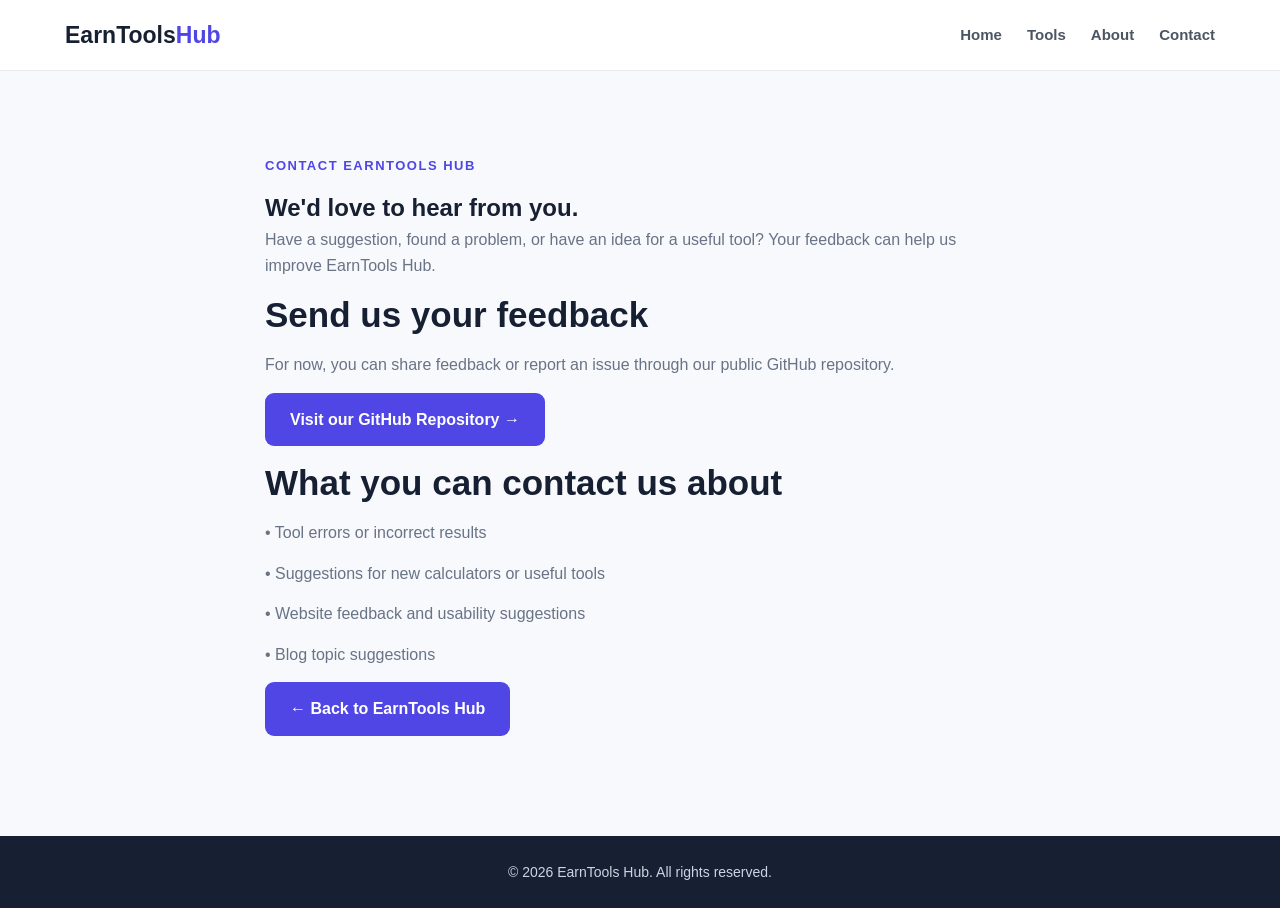
<file: contact.html>
<!DOCTYPE html>
<html lang="en">
<head>
<meta charset="UTF-8">
<meta name="viewport" content="width=device-width, initial-scale=1.0">
<title>Contact EarnTools Hub</title>
<meta name="description" content="Contact EarnTools Hub with feedback, suggestions, questions, or ideas for new free online tools.">
<link rel="stylesheet" href="style.css">
</head>
<body>
<header class="header">
  <div class="container nav-container">
    <a href="index.html" class="logo">EarnTools<span>Hub</span></a>
    <button class="menu-btn" id="menuBtn" aria-label="Open menu">☰</button>
    <nav class="nav" id="nav">
      <a href="index.html">Home</a>
      <a href="index.html#tools">Tools</a>
      <a href="about.html">About</a>
      <a href="contact.html">Contact</a>
    </nav>
  </div>
</header>

<main>
  <section class="about-section">
    <div class="container about-content">
      <p class="eyebrow">CONTACT EARNTOOLS HUB</p>
      <h1>We'd love to hear from <span>you.</span></h1>
      <p>Have a suggestion, found a problem, or have an idea for a useful tool? Your feedback can help us improve EarnTools Hub.</p>

      <h2>Send us your feedback</h2>
      <p>For now, you can share feedback or report an issue through our public GitHub repository.</p>
      <p><a href="https://github.com/baawan6646-web/earntools-hub" class="primary-btn" target="_blank" rel="noopener noreferrer">Visit our GitHub Repository →</a></p>

      <h2>What you can contact us about</h2>
      <p>• Tool errors or incorrect results</p>
      <p>• Suggestions for new calculators or useful tools</p>
      <p>• Website feedback and usability suggestions</p>
      <p>• Blog topic suggestions</p>

      <p><a href="index.html" class="primary-btn">← Back to EarnTools Hub</a></p>
    </div>
  </section>
</main>

<footer class="footer">
  <div class="container">
    <p>© 2026 EarnTools Hub. All rights reserved.</p>
  </div>
</footer>

<script>
const menuBtn = document.getElementById("menuBtn");
const nav = document.getElementById("nav");
if (menuBtn && nav) menuBtn.addEventListener("click", () => nav.classList.toggle("show"));
</script>
</body>
</html>
</file>
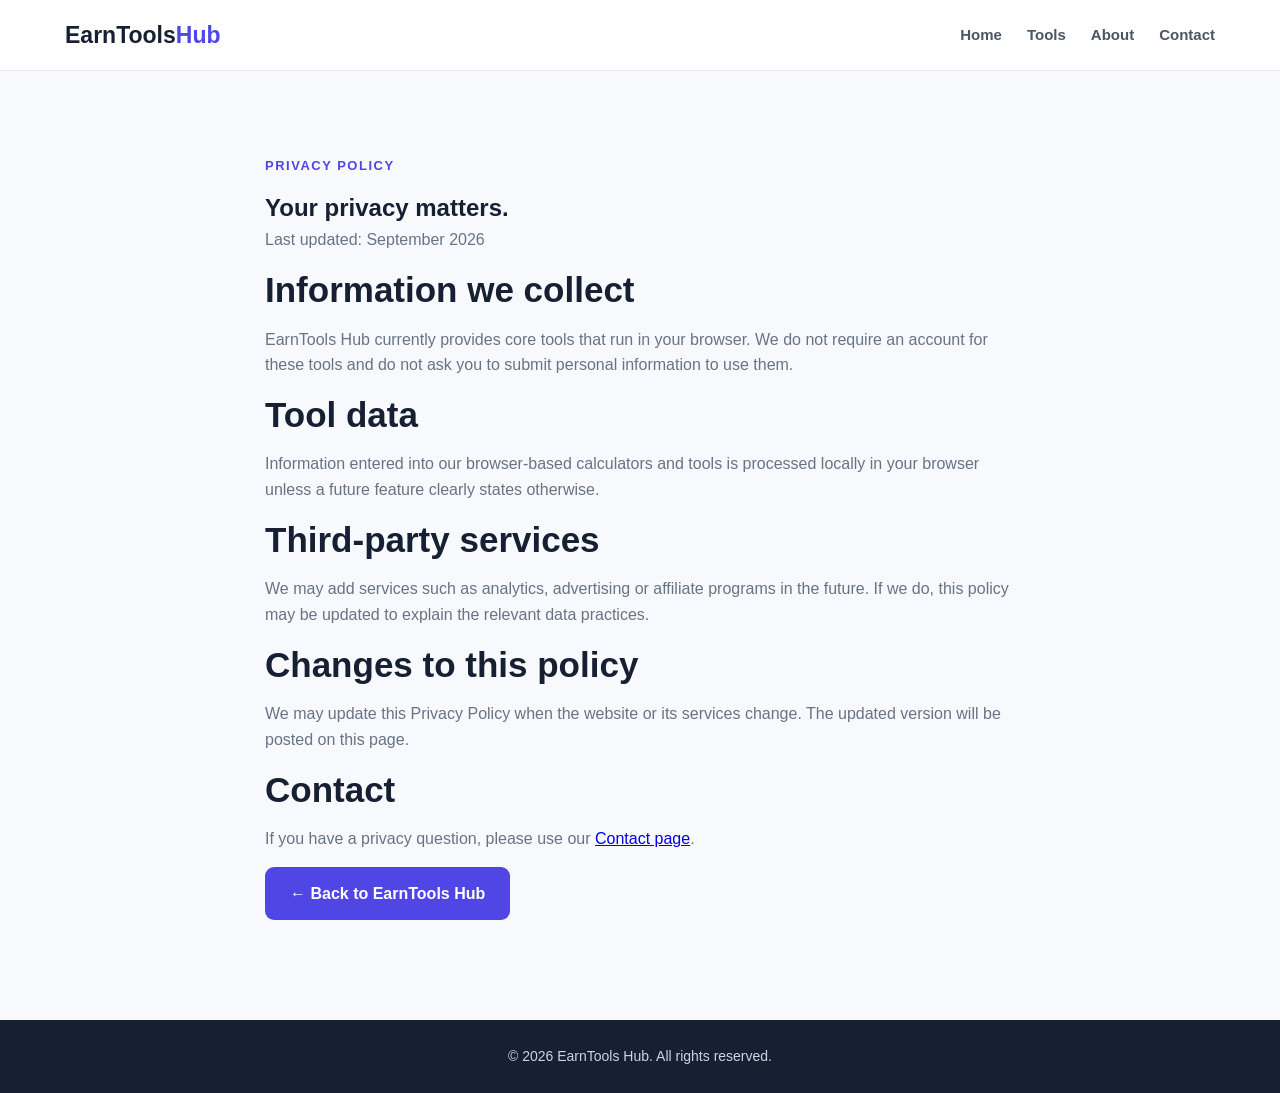
<file: privacy-policy.html>
<!DOCTYPE html>
<html lang="en">
<head>
<meta charset="UTF-8">
<meta name="viewport" content="width=device-width, initial-scale=1.0">
<title>Privacy Policy | EarnTools Hub</title>
<meta name="description" content="Privacy Policy for EarnTools Hub.">
<link rel="stylesheet" href="style.css">
</head>
<body>
<header class="header"><div class="container nav-container">
<a href="index.html" class="logo">EarnTools<span>Hub</span></a>
<button class="menu-btn" id="menuBtn" aria-label="Open menu">☰</button>
<nav class="nav" id="nav"><a href="index.html">Home</a><a href="index.html#tools">Tools</a><a href="about.html">About</a><a href="contact.html">Contact</a></nav>
</div></header>
<main><section class="about-section"><div class="container about-content">
<p class="eyebrow">PRIVACY POLICY</p>
<h1>Your privacy <span>matters.</span></h1>
<p>Last updated: September 2026</p>
<h2>Information we collect</h2>
<p>EarnTools Hub currently provides core tools that run in your browser. We do not require an account for these tools and do not ask you to submit personal information to use them.</p>
<h2>Tool data</h2>
<p>Information entered into our browser-based calculators and tools is processed locally in your browser unless a future feature clearly states otherwise.</p>
<h2>Third-party services</h2>
<p>We may add services such as analytics, advertising or affiliate programs in the future. If we do, this policy may be updated to explain the relevant data practices.</p>
<h2>Changes to this policy</h2>
<p>We may update this Privacy Policy when the website or its services change. The updated version will be posted on this page.</p>
<h2>Contact</h2>
<p>If you have a privacy question, please use our <a href="contact.html">Contact page</a>.</p>
<p><a href="index.html" class="primary-btn">← Back to EarnTools Hub</a></p>
</div></section></main>
<footer class="footer"><div class="container"><p>© 2026 EarnTools Hub. All rights reserved.</p></div></footer>
<script>const b=document.getElementById("menuBtn"),n=document.getElementById("nav");if(b&&n)b.addEventListener("click",()=>n.classList.toggle("show"));</script>
</body></html>
</file>
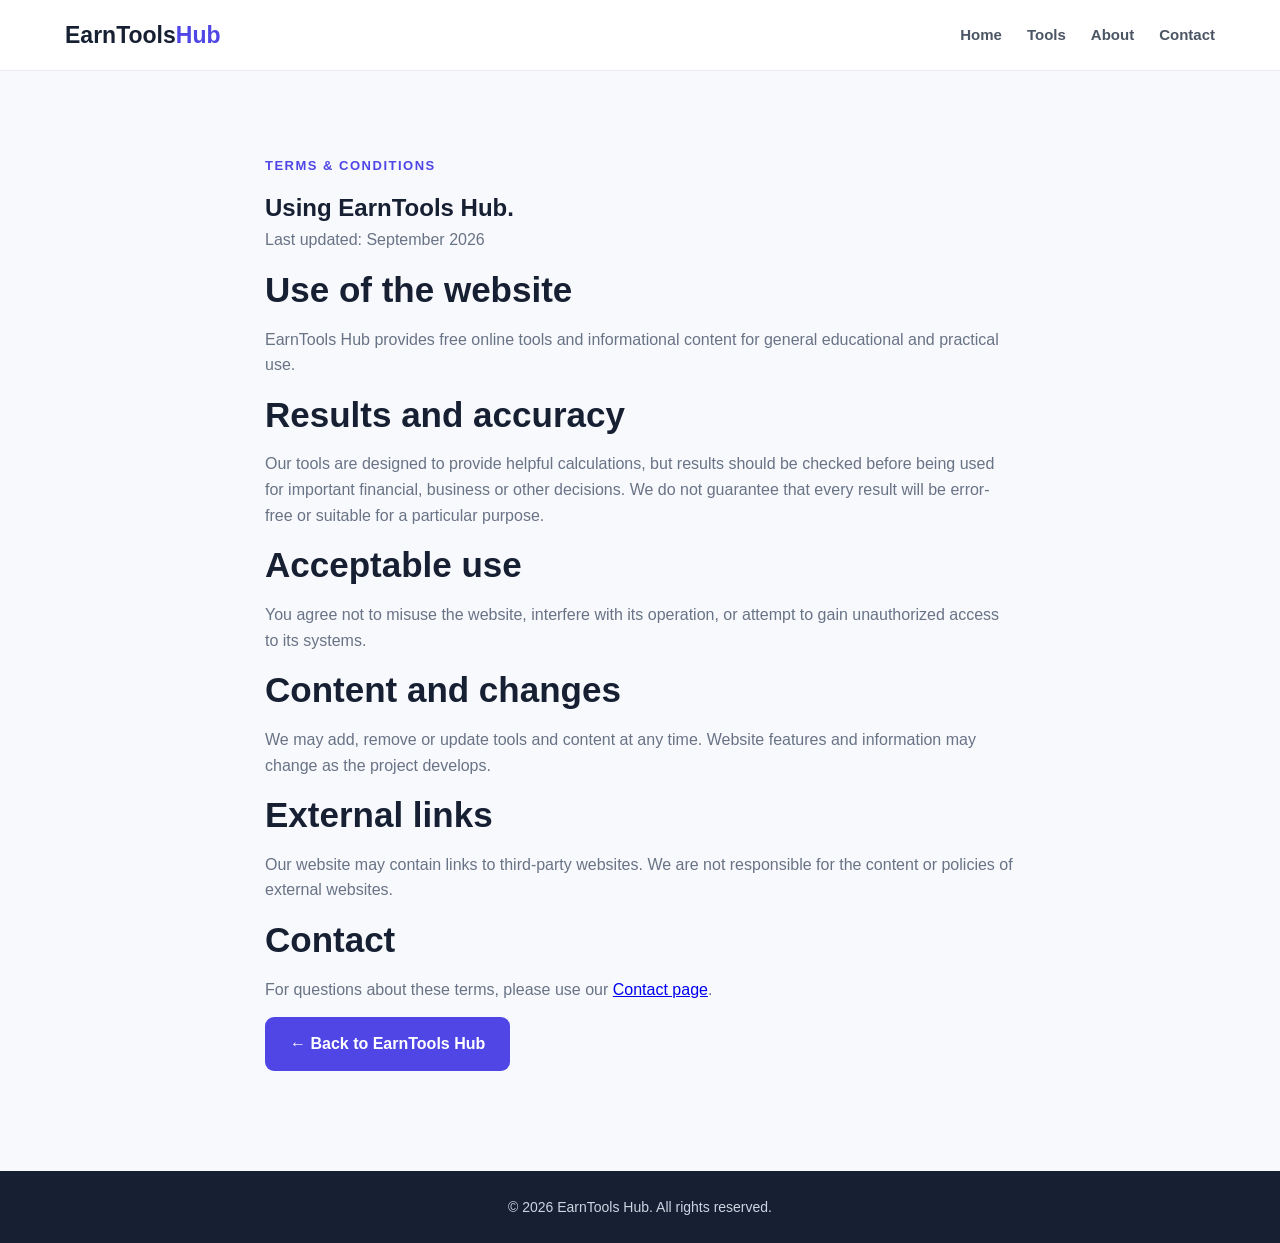
<file: terms.html>
<!DOCTYPE html>
<html lang="en">
<head>
<meta charset="UTF-8">
<meta name="viewport" content="width=device-width, initial-scale=1.0">
<title>Terms & Conditions | EarnTools Hub</title>
<meta name="description" content="Terms and Conditions for using EarnTools Hub.">
<link rel="stylesheet" href="style.css">
</head>
<body>
<header class="header"><div class="container nav-container">
<a href="index.html" class="logo">EarnTools<span>Hub</span></a>
<button class="menu-btn" id="menuBtn" aria-label="Open menu">☰</button>
<nav class="nav" id="nav"><a href="index.html">Home</a><a href="index.html#tools">Tools</a><a href="about.html">About</a><a href="contact.html">Contact</a></nav>
</div></header>
<main><section class="about-section"><div class="container about-content">
<p class="eyebrow">TERMS & CONDITIONS</p>
<h1>Using EarnTools <span>Hub.</span></h1>
<p>Last updated: September 2026</p>
<h2>Use of the website</h2>
<p>EarnTools Hub provides free online tools and informational content for general educational and practical use.</p>
<h2>Results and accuracy</h2>
<p>Our tools are designed to provide helpful calculations, but results should be checked before being used for important financial, business or other decisions. We do not guarantee that every result will be error-free or suitable for a particular purpose.</p>
<h2>Acceptable use</h2>
<p>You agree not to misuse the website, interfere with its operation, or attempt to gain unauthorized access to its systems.</p>
<h2>Content and changes</h2>
<p>We may add, remove or update tools and content at any time. Website features and information may change as the project develops.</p>
<h2>External links</h2>
<p>Our website may contain links to third-party websites. We are not responsible for the content or policies of external websites.</p>
<h2>Contact</h2>
<p>For questions about these terms, please use our <a href="contact.html">Contact page</a>.</p>
<p><a href="index.html" class="primary-btn">← Back to EarnTools Hub</a></p>
</div></section></main>
<footer class="footer"><div class="container"><p>© 2026 EarnTools Hub. All rights reserved.</p></div></footer>
<script>const b=document.getElementById("menuBtn"),n=document.getElementById("nav");if(b&&n)b.addEventListener("click",()=>n.classList.toggle("show"));</script>
</body></html>
</file>
<file: style.css>
*{box-sizing:border-box;margin:0;padding:0}
html{scroll-behavior:smooth}body{font-family:Arial,Helvetica,sans-serif;background:#f7f9fc;color:#172033;line-height:1.6}
.container{width:90%;max-width:1150px;margin:auto}.header{background:#fff;border-bottom:1px solid #e8ebf0;position:sticky;top:0;z-index:100}
.nav-container{min-height:70px;display:flex;align-items:center;justify-content:space-between}.logo{text-decoration:none;color:#172033;font-size:23px;font-weight:800}.logo span{color:#4f46e5}
.nav{display:flex;gap:25px}.nav a{text-decoration:none;color:#4b5563;font-size:15px;font-weight:600}.nav a:hover{color:#4f46e5}.menu-btn{display:none;border:0;background:transparent;font-size:25px;cursor:pointer}
.hero{padding:100px 0;text-align:center;background:#eef2ff}.hero-content{max-width:750px}.eyebrow{color:#4f46e5;font-size:13px;font-weight:800;letter-spacing:1.5px;margin-bottom:12px}
.hero h1{font-size:52px;line-height:1.15;margin-bottom:22px}.hero h1 span,.section-heading h2 span,.about-content h2 span{color:#4f46e5}.hero-text{max-width:600px;margin:0 auto 30px;color:#5b6474;font-size:18px}
.primary-btn{display:inline-block;background:#4f46e5;color:#fff;text-decoration:none;padding:14px 25px;border-radius:9px;font-weight:700}.primary-btn:hover{background:#3730a3}
.tools-section{padding:85px 0;background:#fff}.section-heading{text-align:center;max-width:700px;margin:0 auto 45px}.section-heading h2,.about-content h2{font-size:35px;line-height:1.25;margin-bottom:15px}.section-heading>p:last-child{color:#697386}
.tools-grid{display:grid;grid-template-columns:repeat(3,1fr);gap:22px}.tool-card{background:#fff;border:1px solid #e5e7eb;border-radius:15px;padding:28px;transition:.25s}.tool-card:hover{transform:translateY(-5px);box-shadow:0 12px 30px #00000012}
.tool-icon{font-size:34px;margin-bottom:18px}.tool-card h3{font-size:20px;margin-bottom:10px}.tool-card p{color:#697386;min-height:52px;margin-bottom:20px}.tool-btn{border:0;background:#eef2ff;color:#4f46e5;padding:10px 15px;border-radius:7px;font-weight:700;cursor:pointer}.tool-btn:hover{background:#4f46e5;color:#fff}
.about-section{padding:85px 0;background:#f7f9fc}.about-content{max-width:750px}.about-content p:not(.eyebrow){color:#697386;margin-bottom:15px}.footer{padding:25px 0;background:#172033;color:#cbd5e1;text-align:center;font-size:14px}
.modal{display:none;position:fixed;inset:0;background:#0008;z-index:500;align-items:center;justify-content:center;padding:20px}.modal.show{display:flex}.modal-box{position:relative;background:#fff;border-radius:16px;padding:32px;width:100%;max-width:600px;max-height:90vh;overflow:auto}.close-btn{position:absolute;right:15px;top:8px;border:0;background:none;font-size:30px;cursor:pointer;color:#667085}
.form-grid{display:grid;grid-template-columns:1fr 1fr;gap:14px}.form-group{margin-bottom:14px}.form-group.full{grid-column:1/-1}label{display:block;font-weight:700;margin-bottom:6px;font-size:14px}
input,textarea,select{width:100%;padding:11px;border:1px solid #d6dbe4;border-radius:8px;font:inherit}textarea{min-height:120px;resize:vertical}.calc-btn{background:#4f46e5;color:#fff;border:0;padding:12px 18px;border-radius:8px;font-weight:700;cursor:pointer;margin-top:6px}.result{margin-top:18px;background:#f1f5ff;border-radius:10px;padding:15px;font-weight:700}.muted{color:#697386;font-weight:400}
.invoice-items{width:100%;border-collapse:collapse;margin:15px 0}.invoice-items th,.invoice-items td{border:1px solid #ddd;padding:8px;text-align:left}.invoice-items input{padding:7px}
@media(max-width:800px){.nav{display:none;position:absolute;top:70px;left:0;right:0;background:#fff;padding:15px 5%;border-bottom:1px solid #ddd;flex-direction:column}.nav.open{display:flex}.menu-btn{display:block}.hero{padding:75px 0}.hero h1{font-size:40px}.tools-grid{grid-template-columns:1fr}.section-heading h2,.about-content h2{font-size:29px}}
@media(max-width:500px){.logo{font-size:19px}.hero h1{font-size:34px}.hero-text{font-size:16px}.container{width:92%}.form-grid{grid-template-columns:1fr}.form-group.full{grid-column:auto}}
</file>
